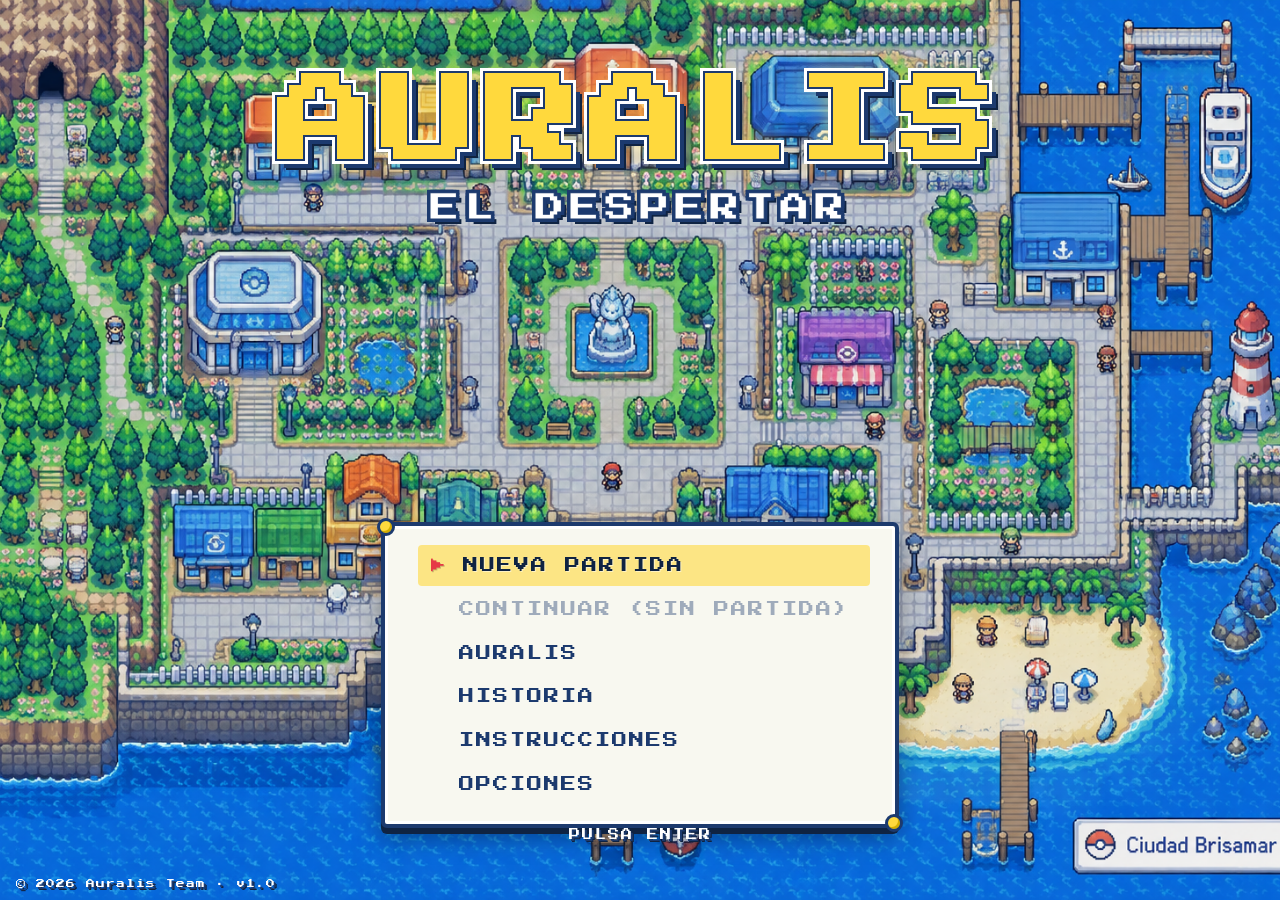
<file: index.html>
<!DOCTYPE html>
<html lang="es">
<head>
    <meta charset="UTF-8">
    <meta name="viewport" content="width=device-width, initial-scale=1.0">
    <title>Auralis: El Despertar</title>
    
    <link rel="preconnect" href="https://fonts.googleapis.com">
    <link rel="preconnect" href="https://fonts.gstatic.com" crossorigin>
    <link href="https://fonts.googleapis.com/css2?family=Press+Start+2P&family=VT323&display=swap" rel="stylesheet">
    
    <link rel="stylesheet" href="css/base.css">
    <link rel="stylesheet" href="css/index.css">
</head>
<body class="title-screen">
    
    <!-- FONDO DEL MUNDO CON NUBES -->
    <div class="world-bg">
        <div class="cloud cloud-1"></div>
        <div class="cloud cloud-2"></div>
        <div class="cloud cloud-3"></div>
        <div class="cloud cloud-4"></div>
        <div class="cloud cloud-5"></div>
        <div class="cloud cloud-6"></div>
    </div> 
    <!-- OVERLAY DE DESTELLO -->
    <div class="flash-overlay"></div>
    
    <!-- TÍTULO -->
    <div class="title-container">
        <h1 class="game-title">AURALIS</h1>
        <h2 class="game-subtitle">EL DESPERTAR</h2>
    </div>
    
    <!-- MENÚ INFERIOR -->
    <div class="menu-box">
        <ul class="menu-list">
            <li class="menu-item selected" data-action="nueva-partida">
                <span class="cursor">▶</span>
                <span class="label">Nueva Partida</span>
            </li>
            <!-- NUEVO BOTÓN CONTINUAR -->
            <li class="menu-item" id="menu-continuar" data-action="continuar">
                <span class="cursor">▶</span>
                <span class="label">Continuar</span>
            </li>
            <li class="menu-item" data-target="auralis.html">
                <span class="cursor">▶</span>
                <span class="label">Auralis</span>
            </li>
            <li class="menu-item" data-target="historia.html">
                <span class="cursor">▶</span>
                <span class="label">Historia</span>
            </li>
            <li class="menu-item" data-target="instrucciones.html">
                <span class="cursor">▶</span>
                <span class="label">Instrucciones</span>
            </li>
            <li class="menu-item" data-target="opciones.html">
                <span class="cursor">▶</span>
                <span class="label">Opciones</span>
            </li>
        </ul>
    </div>
    
    <!-- INDICADOR PULSA ENTER -->
    <div class="press-start">
        <span>PULSA ENTER</span>
    </div>
    
    <!-- COPYRIGHT -->
    <div class="copyright">© 2026 Auralis Team · v1.0</div>
    
    <script src="js/main.js"></script>
</body>
</html>
</file>
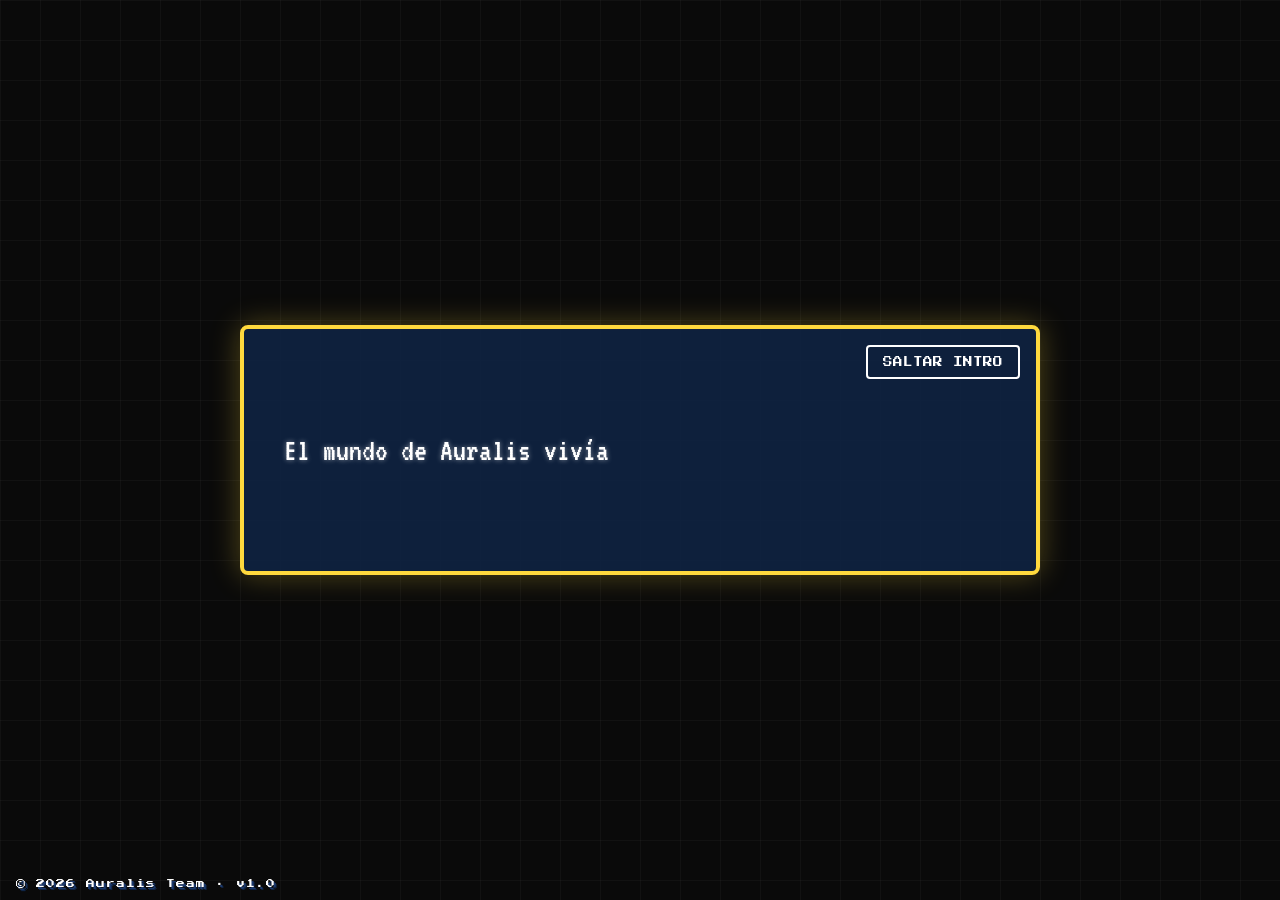
<file: historia-intro.html>
<!DOCTYPE html>
<html lang="es">
<head>
    <meta charset="UTF-8">
    <meta name="viewport" content="width=device-width, initial-scale=1.0">
    <title>Auralis: El Despertar - Introducción</title>
    
    <link rel="preconnect" href="https://fonts.googleapis.com">
    <link rel="preconnect" href="https://fonts.gstatic.com" crossorigin>
    <link href="https://fonts.googleapis.com/css2?family=Press+Start+2P&family=VT323&display=swap" rel="stylesheet">
    
    <link rel="stylesheet" href="css/base.css">
    <link rel="stylesheet" href="css/intro.css">
</head>
<body class="intro-page">
    
    <!-- CONTENEDOR DE LA INTRO -->
    <div id="intro-container">
        <div id="intro-text-box">
            <p id="intro-text"></p>
            <div id="intro-cursor">▼</div>
        </div>
        
        <!-- Botón para saltar o continuar -->
        <button id="btn-skip" class="action-btn btn-blue">SALTAR INTRO</button>
        <button id="btn-continue" class="action-btn btn-green hidden">COMENZAR AVENTURA</button>
    </div>

    <!-- COPYRIGHT -->
    <div class="copyright">© 2026 Auralis Team · v1.0</div>
    
    <script src="js/intro.js"></script>
</body>
</html>
</file>
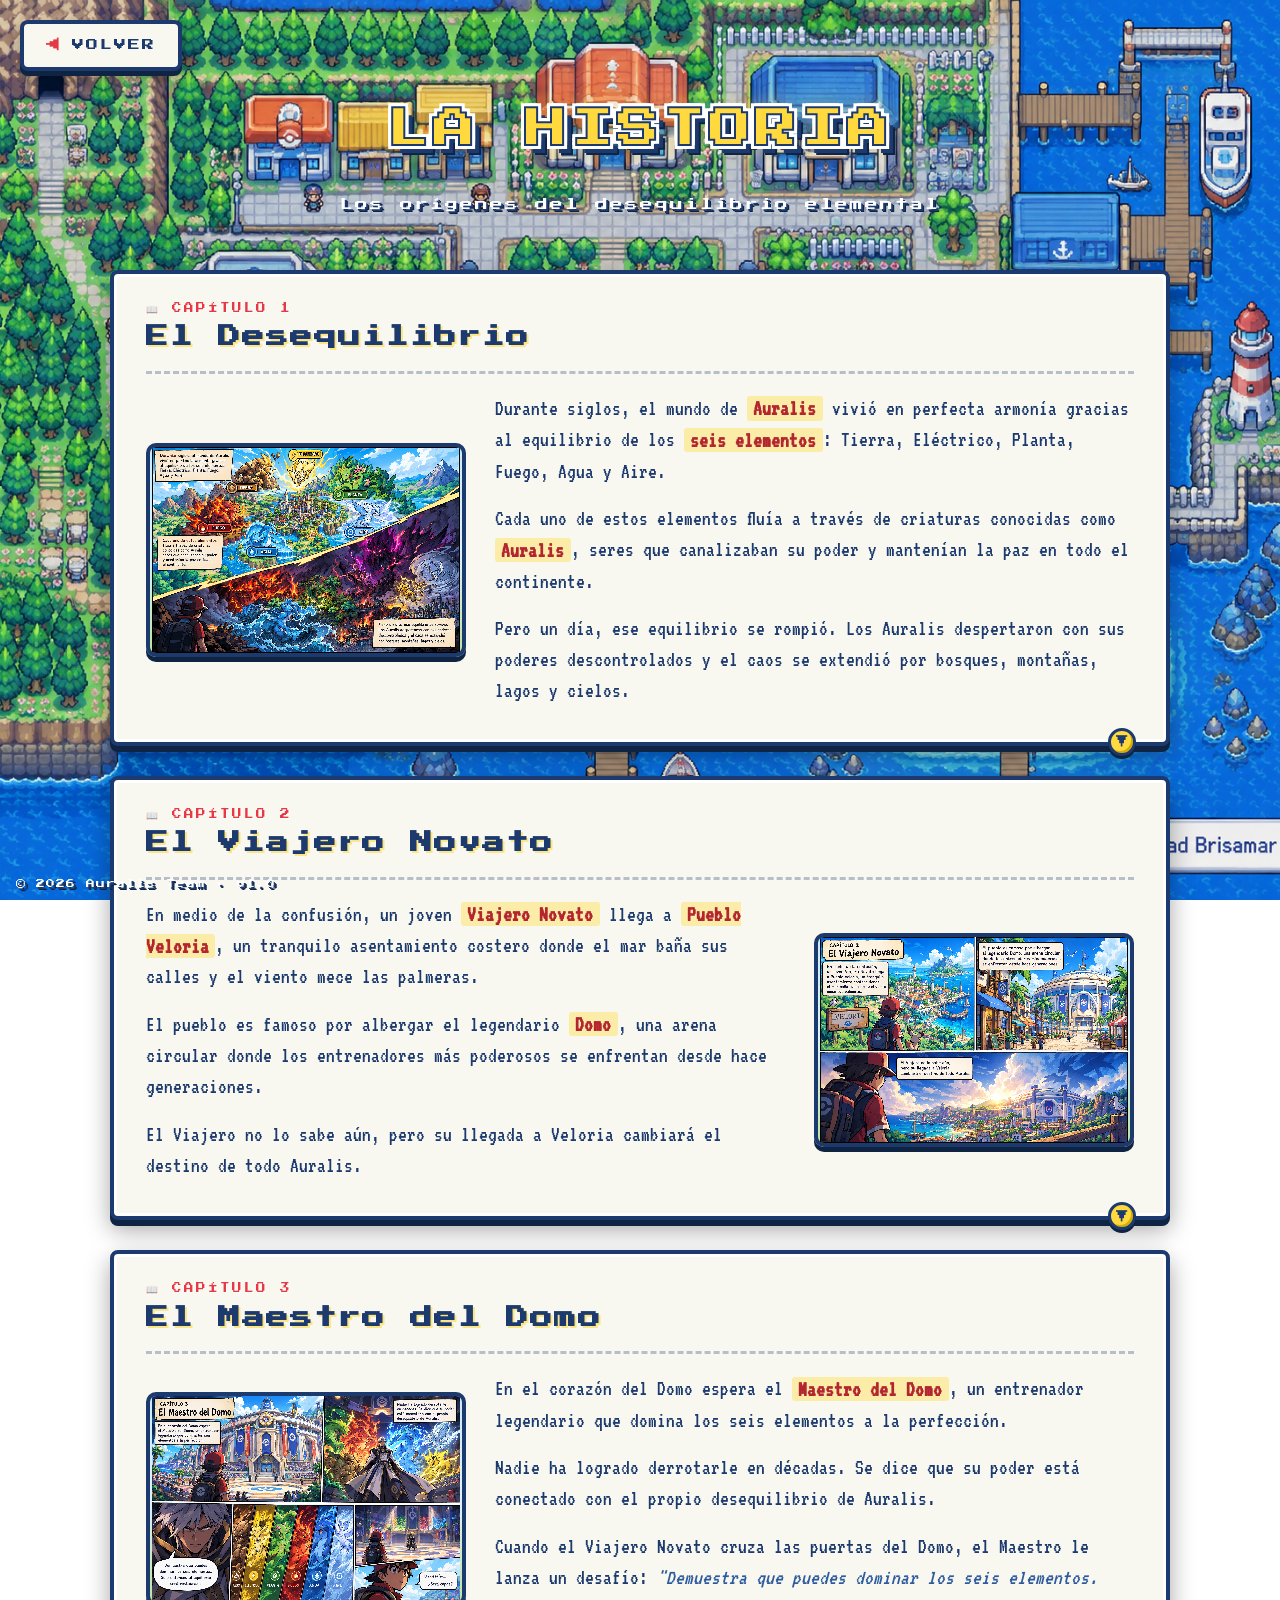
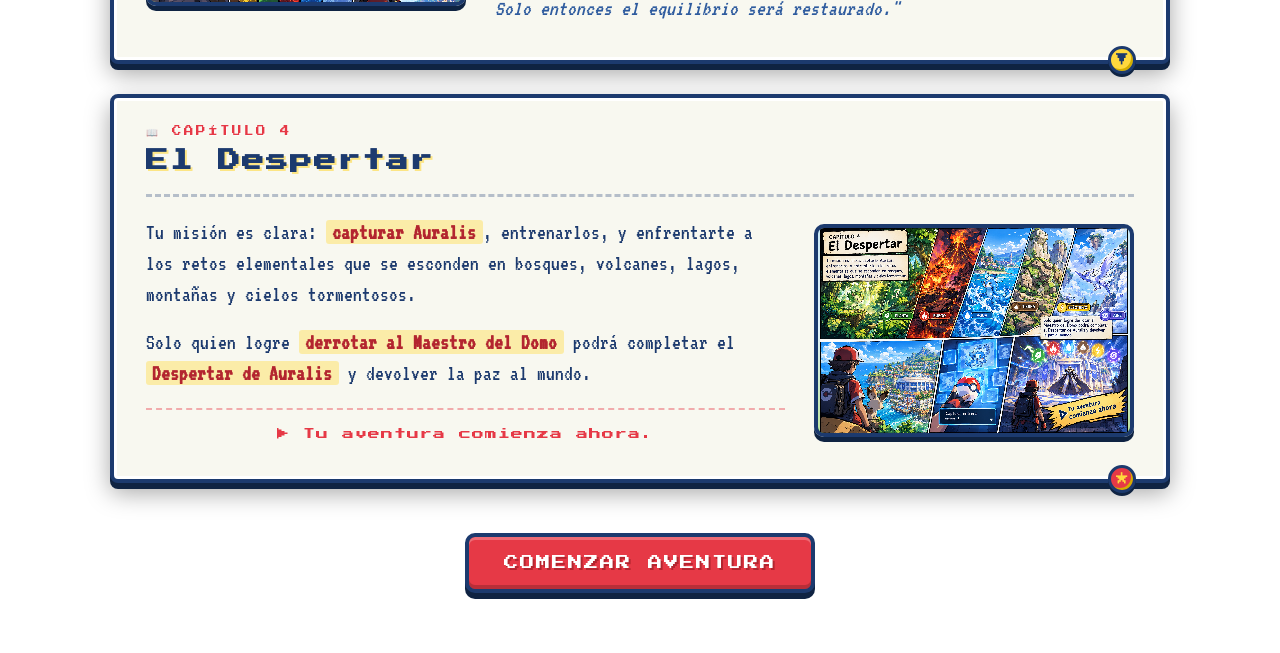
<file: historia.html>
<!DOCTYPE html>
<html lang="es">
<head>
    <meta charset="UTF-8">
    <meta name="viewport" content="width=device-width, initial-scale=1.0">
    <title>Auralis: El Despertar - Historia</title>
    
    <link rel="preconnect" href="https://fonts.googleapis.com">
    <link rel="preconnect" href="https://fonts.gstatic.com" crossorigin>
    <link href="https://fonts.googleapis.com/css2?family=Press+Start+2P&family=VT323&display=swap" rel="stylesheet">
    
    <link rel="stylesheet" href="css/base.css">
    <link rel="stylesheet" href="css/historia.css">
</head>
<body class="historia-page">
    
    <!-- FONDO DEL MUNDO -->
    <div class="world-bg">
        <div class="cloud cloud-1"></div>
        <div class="cloud cloud-2"></div>
        <div class="cloud cloud-3"></div>
        <div class="cloud cloud-4"></div>
        <div class="cloud cloud-5"></div>
        <div class="cloud cloud-6"></div>
    </div>
    
    <!-- OVERLAY DE DESTELLO -->
    <div class="flash-overlay"></div>
    
    <!-- BOTÓN VOLVER -->
    <a href="index.html" class="back-btn">
        <span class="back-arrow">◀</span>
        <span>VOLVER</span>
    </a>
    
    <!-- CONTENIDO -->
    <div class="historia-container">
        
        <h1 class="page-title">LA HISTORIA</h1>
        <p class="page-subtitle">Los orígenes del desequilibrio elemental</p>
        
        <!-- CAPÍTULO 1 -->
        <article class="chapter" data-chapter="1">
            <header class="chapter-header">
                <span class="chapter-num">📖 CAPÍTULO 1</span>
                <h2 class="chapter-title">El Desequilibrio</h2>
            </header>
            <div class="chapter-content">
                <div class="chapter-image">
                    <img src="assets/img/historia-1.png" alt="El Desequilibrio" role="button" tabindex="0" aria-label="Ampliar imagen: El Desequilibrio" onerror="this.style.display='none'; this.tabIndex=-1; this.removeAttribute('role'); this.removeAttribute('aria-label'); this.parentNode.classList.add('no-image');">
                    <div class="image-placeholder">
                        <span class="ph-icon">🌍</span>
                        <span class="ph-text">historia-1.png</span>
                    </div>
                </div>
                <div class="chapter-text">
                    <p>Durante siglos, el mundo de <strong>Auralis</strong> vivió en perfecta armonía gracias al equilibrio de los <strong>seis elementos</strong>: Tierra, Eléctrico, Planta, Fuego, Agua y Aire.</p>
                    <p>Cada uno de estos elementos fluía a través de criaturas conocidas como <strong>Auralis</strong>, seres que canalizaban su poder y mantenían la paz en todo el continente.</p>
                    <p>Pero un día, ese equilibrio se rompió. Los Auralis despertaron con sus poderes descontrolados y el caos se extendió por bosques, montañas, lagos y cielos.</p>
                </div>
            </div>
            <div class="chapter-indicator">▼</div>
        </article>
        
        <!-- CAPÍTULO 2 -->
        <article class="chapter reverse" data-chapter="2">
            <header class="chapter-header">
                <span class="chapter-num">📖 CAPÍTULO 2</span>
                <h2 class="chapter-title">El Viajero Novato</h2>
            </header>
            <div class="chapter-content">
                <div class="chapter-image">
                    <img src="assets/img/historia-2.png" alt="El Viajero Novato" role="button" tabindex="0" aria-label="Ampliar imagen: El Viajero Novato" onerror="this.style.display='none'; this.tabIndex=-1; this.removeAttribute('role'); this.removeAttribute('aria-label'); this.parentNode.classList.add('no-image');">
                    <div class="image-placeholder">
                        <span class="ph-icon">🧢</span>
                        <span class="ph-text">historia-2.png</span>
                    </div>
                </div>
                <div class="chapter-text">
                    <p>En medio de la confusión, un joven <strong>Viajero Novato</strong> llega a <strong>Pueblo Veloria</strong>, un tranquilo asentamiento costero donde el mar baña sus calles y el viento mece las palmeras.</p>
                    <p>El pueblo es famoso por albergar el legendario <strong>Domo</strong>, una arena circular donde los entrenadores más poderosos se enfrentan desde hace generaciones.</p>
                    <p>El Viajero no lo sabe aún, pero su llegada a Veloria cambiará el destino de todo Auralis.</p>
                </div>
            </div>
            <div class="chapter-indicator">▼</div>
        </article>
        
        <!-- CAPÍTULO 3 -->
        <article class="chapter" data-chapter="3">
            <header class="chapter-header">
                <span class="chapter-num">📖 CAPÍTULO 3</span>
                <h2 class="chapter-title">El Maestro del Domo</h2>
            </header>
            <div class="chapter-content">
                <div class="chapter-image">
                    <img src="assets/img/historia-3.png" alt="El Maestro del Domo" role="button" tabindex="0" aria-label="Ampliar imagen: El Maestro del Domo" onerror="this.style.display='none'; this.tabIndex=-1; this.removeAttribute('role'); this.removeAttribute('aria-label'); this.parentNode.classList.add('no-image');">
                    <div class="image-placeholder">
                        <span class="ph-icon">🏛️</span>
                        <span class="ph-text">historia-3.png</span>
                    </div>
                </div>
                <div class="chapter-text">
                    <p>En el corazón del Domo espera el <strong>Maestro del Domo</strong>, un entrenador legendario que domina los seis elementos a la perfección.</p>
                    <p>Nadie ha logrado derrotarle en décadas. Se dice que su poder está conectado con el propio desequilibrio de Auralis.</p>
                    <p>Cuando el Viajero Novato cruza las puertas del Domo, el Maestro le lanza un desafío: <em>"Demuestra que puedes dominar los seis elementos. Solo entonces el equilibrio será restaurado."</em></p>
                </div>
            </div>
            <div class="chapter-indicator">▼</div>
        </article>
        
        <!-- CAPÍTULO 4 -->
        <article class="chapter reverse" data-chapter="4">
            <header class="chapter-header">
                <span class="chapter-num">📖 CAPÍTULO 4</span>
                <h2 class="chapter-title">El Despertar</h2>
            </header>
            <div class="chapter-content">
                <div class="chapter-image">
                    <img src="assets/img/historia-4.png" alt="El Despertar" role="button" tabindex="0" aria-label="Ampliar imagen: El Despertar" onerror="this.style.display='none'; this.tabIndex=-1; this.removeAttribute('role'); this.removeAttribute('aria-label'); this.parentNode.classList.add('no-image');">
                    <div class="image-placeholder">
                        <span class="ph-icon">✨</span>
                        <span class="ph-text">historia-4.png</span>
                    </div>
                </div>
                <div class="chapter-text">
                    <p>Tu misión es clara: <strong>capturar Auralis</strong>, entrenarlos, y enfrentarte a los retos elementales que se esconden en bosques, volcanes, lagos, montañas y cielos tormentosos.</p>
                    <p>Solo quien logre <strong>derrotar al Maestro del Domo</strong> podrá completar el <strong>Despertar de Auralis</strong> y devolver la paz al mundo.</p>
                    <p class="final-line">▶ Tu aventura comienza ahora.</p>
                </div>
            </div>
            <div class="chapter-indicator final">★</div>
        </article>
        
        <!-- CTA FINAL -->
        <div class="cta-final">
            <a href="juego.html" class="btn-play">COMENZAR AVENTURA</a>
        </div>
        
    </div>
    
    <!-- COPYRIGHT -->
    <div class="copyright">© 2026 Auralis Team · v1.0</div>

    <dialog class="image-dialog" aria-label="Imagen ampliada">
        <button class="image-dialog-close" type="button" aria-label="Cerrar imagen ampliada">×</button>
        <img class="image-dialog-content" alt="">
    </dialog>
    
    <script src="js/main.js"></script>
    <script src="js/historia.js"></script>
</body>
</html>
</file>
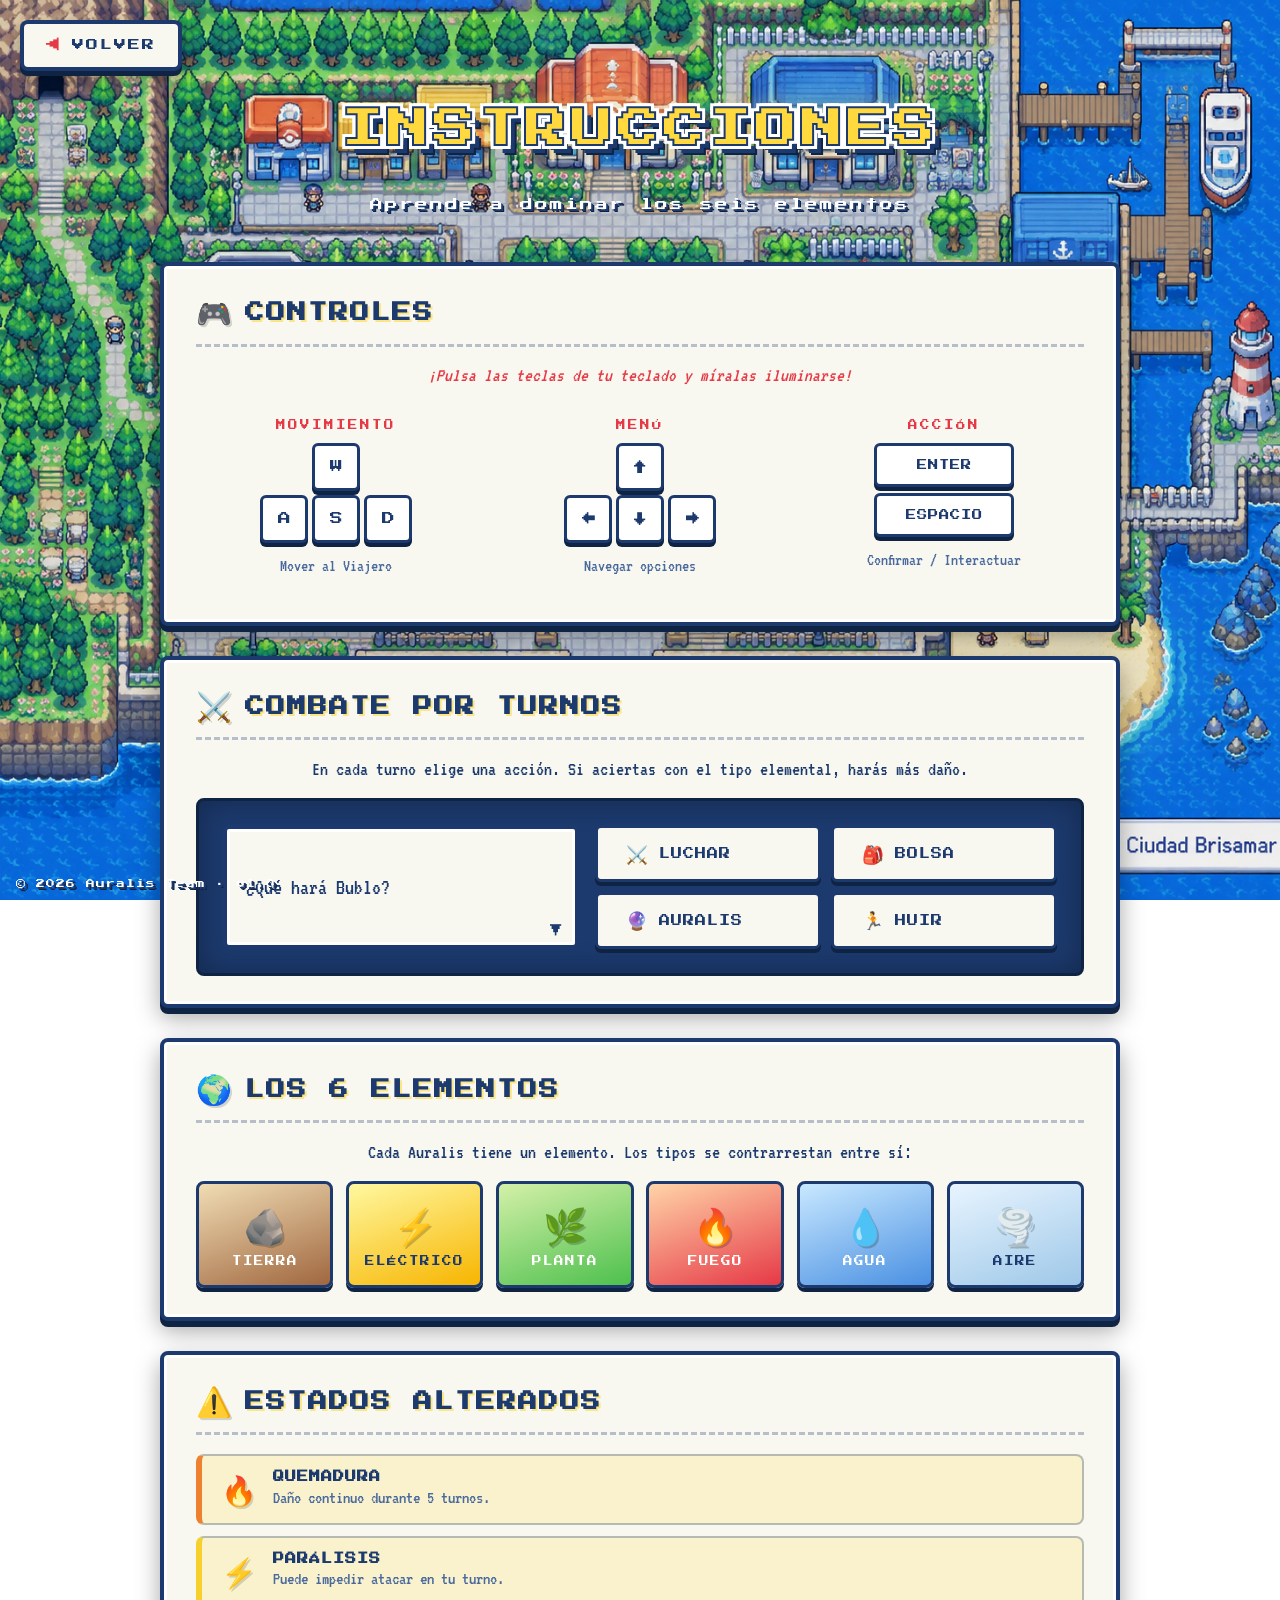
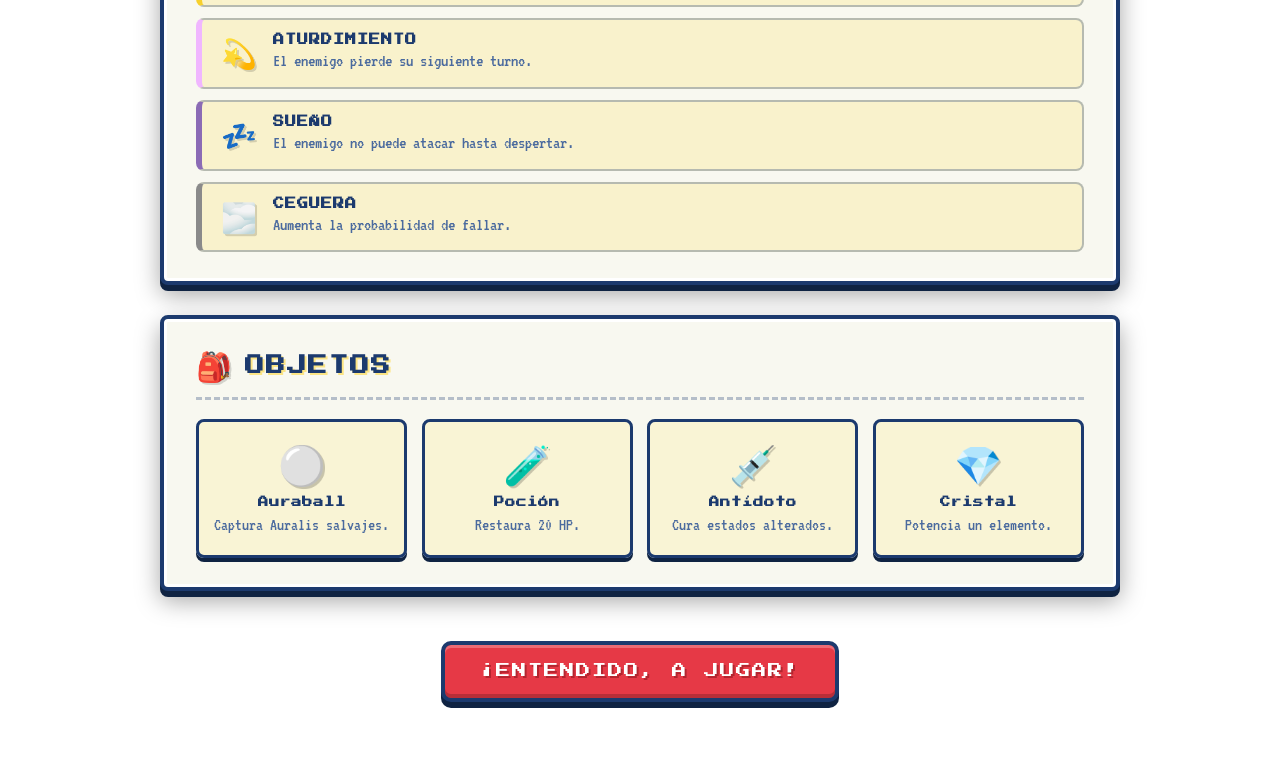
<file: instrucciones.html>
<!DOCTYPE html>
<html lang="es">
<head>
    <meta charset="UTF-8">
    <meta name="viewport" content="width=device-width, initial-scale=1.0">
    <title>Auralis: El Despertar - Instrucciones</title>
    
    <link rel="preconnect" href="https://fonts.googleapis.com">
    <link rel="preconnect" href="https://fonts.gstatic.com" crossorigin>
    <link href="https://fonts.googleapis.com/css2?family=Press+Start+2P&family=VT323&display=swap" rel="stylesheet">
    
    <link rel="stylesheet" href="css/base.css">
    <link rel="stylesheet" href="css/instrucciones.css">
</head>
<body class="instrucciones-page">
    
    <!-- FONDO DEL MUNDO -->
    <div class="world-bg">
        <div class="cloud cloud-1"></div>
        <div class="cloud cloud-2"></div>
        <div class="cloud cloud-3"></div>
        <div class="cloud cloud-4"></div>
        <div class="cloud cloud-5"></div>
        <div class="cloud cloud-6"></div>
    </div>
    
    <!-- OVERLAY DE DESTELLO -->
    <div class="flash-overlay"></div>
    
    <!-- BOTÓN VOLVER -->
    <a href="index.html" class="back-btn">
        <span class="back-arrow">◀</span>
        <span>VOLVER</span>
    </a>
    
    <!-- CONTENIDO -->
    <div class="instrucciones-container">
        
        <h1 class="page-title">INSTRUCCIONES</h1>
        <p class="page-subtitle">Aprende a dominar los seis elementos</p>
        
        <!-- ====================================================
             SECCIÓN 1: TECLADO INTERACTIVO
             ==================================================== -->
        <section class="section keyboard-section">
            <header class="section-header">
                <span class="section-icon">🎮</span>
                <h2>CONTROLES</h2>
            </header>
            
            <p class="section-hint">¡Pulsa las teclas de tu teclado y míralas iluminarse!</p>
            
            <div class="keyboard-demo">
                <!-- Bloque WASD -->
                <div class="keyboard-block">
                    <div class="block-label">MOVIMIENTO</div>
                    <div class="key-grid wasd">
                        <div class="key-empty"></div>
                        <div class="key" data-key="w">W</div>
                        <div class="key-empty"></div>
                        <div class="key" data-key="a">A</div>
                        <div class="key" data-key="s">S</div>
                        <div class="key" data-key="d">D</div>
                    </div>
                    <p class="block-desc">Mover al Viajero</p>
                </div>
                
                <!-- Bloque Flechas -->
                <div class="keyboard-block">
                    <div class="block-label">MENÚ</div>
                    <div class="key-grid arrows">
                        <div class="key-empty"></div>
                        <div class="key" data-key="arrowup">↑</div>
                        <div class="key-empty"></div>
                        <div class="key" data-key="arrowleft">←</div>
                        <div class="key" data-key="arrowdown">↓</div>
                        <div class="key" data-key="arrowright">→</div>
                    </div>
                    <p class="block-desc">Navegar opciones</p>
                </div>
                
                <!-- Bloque Enter / Espacio -->
                <div class="keyboard-block">
                    <div class="block-label">ACCIÓN</div>
                    <div class="key-grid wide">
                        <div class="key key-wide" data-key="enter">ENTER</div>
                        <div class="key key-wide" data-key=" ">ESPACIO</div>
                    </div>
                    <p class="block-desc">Confirmar / Interactuar</p>
                </div>
            </div>
        </section>
        
        <!-- ====================================================
             SECCIÓN 2: COMBATE (menú Pokémon)
             ==================================================== -->
        <section class="section combat-section">
            <header class="section-header">
                <span class="section-icon">⚔️</span>
                <h2>COMBATE POR TURNOS</h2>
            </header>
            
            <p class="section-text">En cada turno elige una acción. Si aciertas con el tipo elemental, harás más daño.</p>
            
            <div class="battle-menu-demo">
                <div class="battle-dialog">
                    <span>¿Qué hará Bublo?</span>
                </div>
                <div class="battle-options">
                    <button class="battle-btn">
                        <span class="b-cursor">▶</span>
                        <span class="b-icon">⚔️</span>
                        <span class="b-label">LUCHAR</span>
                    </button>
                    <button class="battle-btn">
                        <span class="b-cursor">▶</span>
                        <span class="b-icon">🎒</span>
                        <span class="b-label">BOLSA</span>
                    </button>
                    <button class="battle-btn">
                        <span class="b-cursor">▶</span>
                        <span class="b-icon">🔮</span>
                        <span class="b-label">AURALIS</span>
                    </button>
                    <button class="battle-btn">
                        <span class="b-cursor">▶</span>
                        <span class="b-icon">🏃</span>
                        <span class="b-label">HUIR</span>
                    </button>
                </div>
            </div>
        </section>
        
        <!-- ====================================================
             SECCIÓN 3: TIPOS ELEMENTALES
             ==================================================== -->
        <section class="section types-section">
            <header class="section-header">
                <span class="section-icon">🌍</span>
                <h2>LOS 6 ELEMENTOS</h2>
            </header>
            
            <p class="section-text">Cada Auralis tiene un elemento. Los tipos se contrarrestan entre sí:</p>
            
            <div class="types-grid">
                <div class="type-card tipo-tierra">
                    <span class="type-emoji">🪨</span>
                    <span class="type-name">TIERRA</span>
                </div>
                <div class="type-card tipo-electrico">
                    <span class="type-emoji">⚡</span>
                    <span class="type-name">ELÉCTRICO</span>
                </div>
                <div class="type-card tipo-planta">
                    <span class="type-emoji">🌿</span>
                    <span class="type-name">PLANTA</span>
                </div>
                <div class="type-card tipo-fuego">
                    <span class="type-emoji">🔥</span>
                    <span class="type-name">FUEGO</span>
                </div>
                <div class="type-card tipo-agua">
                    <span class="type-emoji">💧</span>
                    <span class="type-name">AGUA</span>
                </div>
                <div class="type-card tipo-aire">
                    <span class="type-emoji">🌪️</span>
                    <span class="type-name">AIRE</span>
                </div>
            </div>
        </section>
        
        <!-- ====================================================
             SECCIÓN 4: ESTADOS ALTERADOS
             ==================================================== -->
        <section class="section status-section">
            <header class="section-header">
                <span class="section-icon">⚠️</span>
                <h2>ESTADOS ALTERADOS</h2>
            </header>
            
            <div class="status-list">
                <div class="status-item status-burn">
                    <span class="status-icon">🔥</span>
                    <div class="status-info">
                        <h3>QUEMADURA</h3>
                        <p>Daño continuo durante 5 turnos.</p>
                    </div>
                </div>
                <div class="status-item status-paralysis">
                    <span class="status-icon">⚡</span>
                    <div class="status-info">
                        <h3>PARÁLISIS</h3>
                        <p>Puede impedir atacar en tu turno.</p>
                    </div>
                </div>
                <div class="status-item status-stun">
                    <span class="status-icon">💫</span>
                    <div class="status-info">
                        <h3>ATURDIMIENTO</h3>
                        <p>El enemigo pierde su siguiente turno.</p>
                    </div>
                </div>
                <div class="status-item status-sleep">
                    <span class="status-icon">💤</span>
                    <div class="status-info">
                        <h3>SUEÑO</h3>
                        <p>El enemigo no puede atacar hasta despertar.</p>
                    </div>
                </div>
                <div class="status-item status-blind">
                    <span class="status-icon">🌫️</span>
                    <div class="status-info">
                        <h3>CEGUERA</h3>
                        <p>Aumenta la probabilidad de fallar.</p>
                    </div>
                </div>
            </div>
        </section>
        
        <!-- ====================================================
             SECCIÓN 5: OBJETOS
             ==================================================== -->
        <section class="section items-section">
            <header class="section-header">
                <span class="section-icon">🎒</span>
                <h2>OBJETOS</h2>
            </header>
            
            <div class="items-grid">
                <div class="item-card">
                    <span class="item-emoji">⚪</span>
                    <h3>Auraball</h3>
                    <p>Captura Auralis salvajes.</p>
                </div>
                <div class="item-card">
                    <span class="item-emoji">🧪</span>
                    <h3>Poción</h3>
                    <p>Restaura 20 HP.</p>
                </div>
                <div class="item-card">
                    <span class="item-emoji">💉</span>
                    <h3>Antídoto</h3>
                    <p>Cura estados alterados.</p>
                </div>
                <div class="item-card">
                    <span class="item-emoji">💎</span>
                    <h3>Cristal</h3>
                    <p>Potencia un elemento.</p>
                </div>
            </div>
        </section>
        
        <!-- CTA FINAL -->
        <div class="cta-final">
            <a href="juego.html" class="btn-play">¡ENTENDIDO, A JUGAR!</a>
        </div>
        
    </div>
    
    <!-- COPYRIGHT -->
    <div class="copyright">© 2026 Auralis Team · v1.0</div>
    
    <script src="js/main.js"></script>
</body>
</html>
</file>
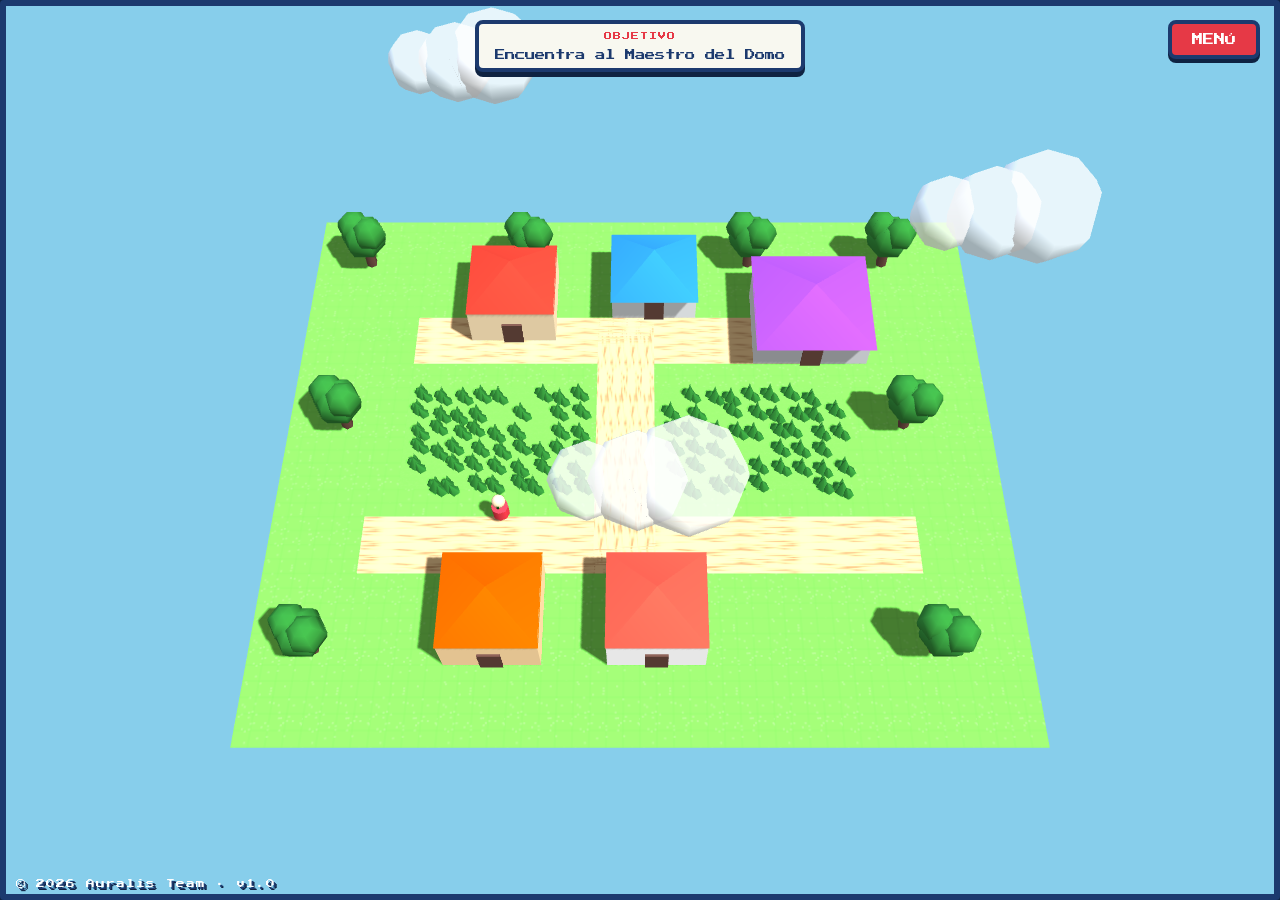
<file: juego.html>
<!DOCTYPE html>
<html lang="es">
<head>
    <meta charset="UTF-8">
    <meta name="viewport" content="width=device-width, initial-scale=1.0">
    <title>Auralis: El Despertar - Mundo</title>
    
    <link rel="preconnect" href="https://fonts.googleapis.com">
    <link rel="preconnect" href="https://fonts.gstatic.com" crossorigin>
    <link href="https://fonts.googleapis.com/css2?family=Press+Start+2P&family=VT323&display=swap" rel="stylesheet">
    
    <link rel="stylesheet" href="css/base.css">
    <link rel="stylesheet" href="css/juego.css">
</head>
<body class="juego-page">
    
    <!-- CONTENEDOR 3D -->
    <div id="game-viewport">
        <canvas id="three-canvas"></canvas>
    </div>

    <!-- HUD SUPERIOR -->
    <div id="hud">
        <div class="hud-item">
            <span class="hud-label">OBJETIVO</span>
            <span class="hud-value">Encuentra al Maestro del Domo</span>
        </div>
    </div>

    <!-- CAJA DE DIÁLOGO -->
    <div id="caja-dialogo" class="hidden">
        <span class="texto-dialogo"></span>
        <div class="dialogo-hint">[E] continuar</div>
    </div>

    <!-- BOTÓN VOLVER AL MENÚ -->
    <div id="btn-volver-menu-juego" style="position: fixed; top: 20px; right: 20px; z-index: 999;">
        <button style="background: #e63946; color: white; border: 4px solid #1c3a6e; border-radius: 8px; padding: 10px 20px; font-family: 'Press Start 2P', monospace; font-size: 0.7rem; cursor: pointer; box-shadow: 0 4px 0 #0f2342;" onclick="window.location.href='index.html'">
            MENÚ
        </button>
    </div>

    <!-- MENÚ DE COMBATE -->
    <div id="battle-overlay" class="hidden">
        <div class="battle-box">
            <h2 id="battle-title">¡Un Auralis Salvaje!</h2>
            <div id="battle-sprite" class="sprite-float">⚡</div>
            <p id="battle-text">¿Quieres luchar contra este Auralis?</p>
            <div class="battle-actions">
                <button id="btn-fight" class="action-btn">¡LUCHAR!</button>
                <button id="btn-run" class="action-btn btn-red">HUIR</button>
            </div>
        </div>
    </div>

    <!-- PANTALLA DE VICTORIA -->
    <div id="victory-overlay" class="hidden">
        <div class="victory-box">
            <h1>¡VICTORIA!</h1>
            <p>Has derrotado al Auralis salvaje.</p>
            <button id="btn-return-menu" class="action-btn btn-blue">VOLVER AL MENÚ</button>
        </div>
    </div>

    <!-- MENÚ DE PAUSA (ESC) -->
    <div id="menu-pausa" class="hidden">
        <div class="pausa-box">
            <h1>PAUSA</h1>
            <div class="pausa-botones">
                <button id="btn-pausa-continuar" class="action-btn">CONTINUAR</button>
                <button id="btn-pausa-guardar" class="action-btn btn-blue">GUARDAR Y SALIR</button>
                <button id="btn-pausa-salir" class="action-btn btn-red">SALIR SIN GUARDAR</button>
            </div>
        </div>
    </div>

    <!-- COPYRIGHT -->
    <div class="copyright">© 2026 Auralis Team · v1.0</div>

    <!-- SCRIPTS -->
    <script src="js/three.min.js"></script>
    <script src="js/main.js"></script>
    <script src="js/interiores.js"></script>
    <script src="js/juego.js"></script>
</body>
</html>
</file>
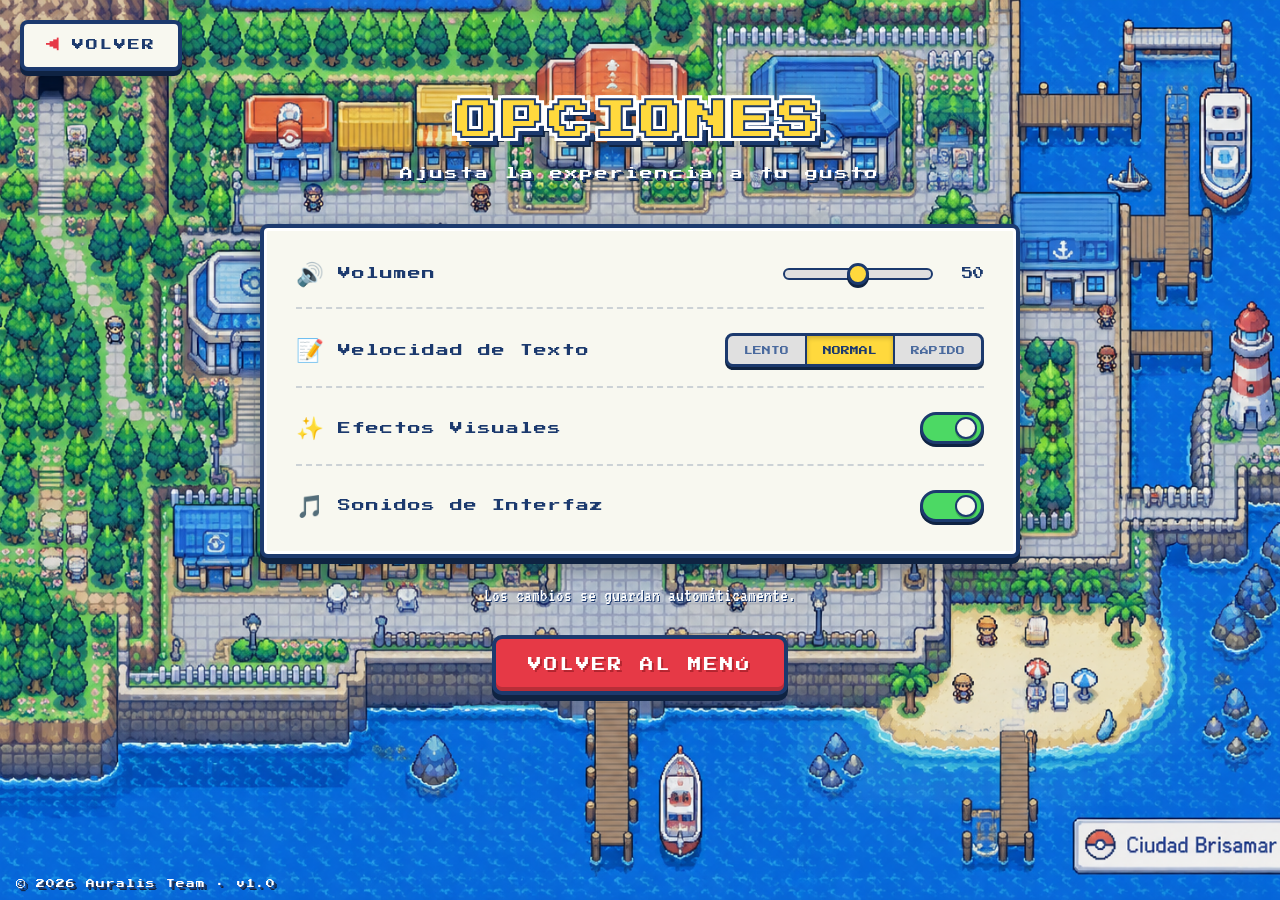
<file: opciones.html>
<!DOCTYPE html>
<html lang="es">
<head>
    <meta charset="UTF-8">
    <meta name="viewport" content="width=device-width, initial-scale=1.0">
    <title>Auralis: El Despertar - Opciones</title>
    
    <link rel="preconnect" href="https://fonts.googleapis.com">
    <link rel="preconnect" href="https://fonts.gstatic.com" crossorigin>
    <link href="https://fonts.googleapis.com/css2?family=Press+Start+2P&family=VT323&display=swap" rel="stylesheet">
    
    <link rel="stylesheet" href="css/base.css">
    <link rel="stylesheet" href="css/opciones.css">
</head>
<body class="opciones-page">
    
    <!-- FONDO DEL MUNDO -->
    <div class="world-bg">
        <div class="cloud cloud-1"></div>
        <div class="cloud cloud-2"></div>
        <div class="cloud cloud-3"></div>
        <div class="cloud cloud-4"></div>
        <div class="cloud cloud-5"></div>
        <div class="cloud cloud-6"></div>
    </div>
    
    <!-- OVERLAY DE DESTELLO -->
    <div class="flash-overlay"></div>
    <!-- BOTÓN VOLVER -->
    <a href="index.html" class="back-btn">
        <span class="back-arrow">◀</span>
        <span>VOLVER</span>
    </a>
    
    <!-- CONTENIDO -->
    <div class="opciones-container">
        
        <h1 class="page-title">OPCIONES</h1>
        <p class="page-subtitle">Ajusta la experiencia a tu gusto</p>
        
        <div class="options-box">
            
            <!-- OPCIÓN 1: VOLUMEN -->
            <div class="option-row">
                <div class="option-label">
                    <span class="opt-icon">🔊</span>
                    <span>Volumen</span>
                </div>
                <div class="option-control">
                    <input type="range" id="opt-volume" min="0" max="100" value="50" class="slider">
                    <span class="slider-value" id="volume-value">50</span>
                </div>
            </div>
            
            <!-- OPCIÓN 2: VELOCIDAD DE TEXTO -->
            <div class="option-row">
                <div class="option-label">
                    <span class="opt-icon">📝</span>
                    <span>Velocidad de Texto</span>
                </div>
                <div class="option-control">
                    <div class="segmented-control" id="opt-text-speed">
                        <button class="seg-btn" data-value="slow">LENTO</button>
                        <button class="seg-btn active" data-value="normal">NORMAL</button>
                        <button class="seg-btn" data-value="fast">RÁPIDO</button>
                    </div>
                </div>
            </div>
            
            <!-- OPCIÓN 3: EFECTOS VISUALES -->
            <div class="option-row">
                <div class="option-label">
                    <span class="opt-icon">✨</span>
                    <span>Efectos Visuales</span>
                </div>
                <div class="option-control">
                    <div class="toggle-switch" id="opt-visuals" data-state="on">
                        <div class="toggle-knob"></div>
                    </div>
                </div>
            </div>
            
            <!-- OPCIÓN 4: SONIDOS DE INTERFAZ -->
            <div class="option-row">
                <div class="option-label">
                    <span class="opt-icon">🎵</span>
                    <span>Sonidos de Interfaz</span>
                </div>
                <div class="option-control">
                    <div class="toggle-switch" id="opt-sounds" data-state="on">
                        <div class="toggle-knob"></div>
                    </div>
                </div>
            </div>
            
        </div>
        
        <p class="save-hint">Los cambios se guardan automáticamente.</p>
        
        <div class="cta-final">
            <a href="index.html" class="btn-play">VOLVER AL MENÚ</a>
        </div>
        
    </div>
    
    <!-- COPYRIGHT -->
    <div class="copyright">© 2026 Auralis Team · v1.0</div>
    
    <script src="js/main.js"></script>
</body>
</html>
</file>
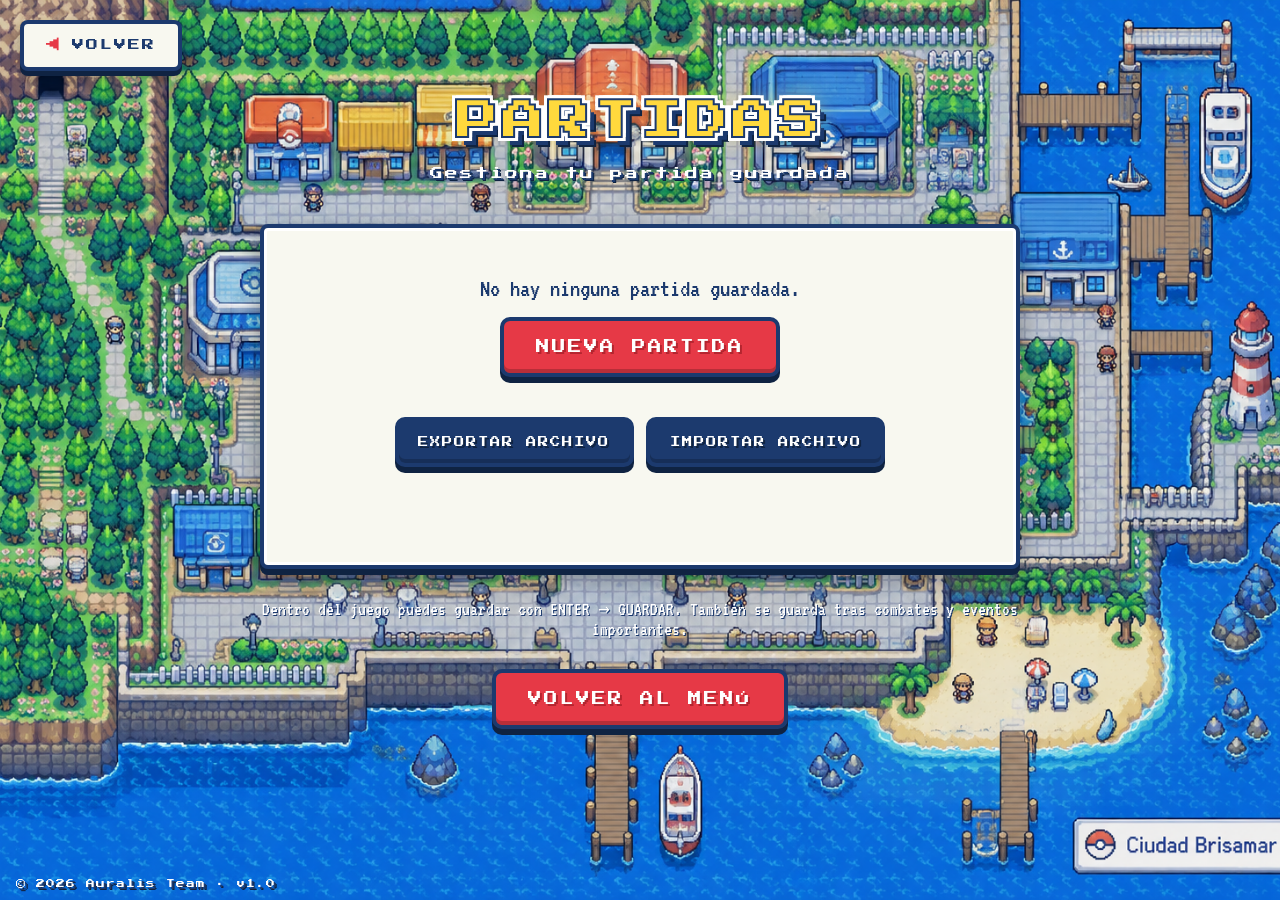
<file: partidas.html>
<!DOCTYPE html>
<html lang="es">
<head>
    <meta charset="UTF-8">
    <meta name="viewport" content="width=device-width, initial-scale=1.0">
    <title>Auralis: El Despertar - Partidas</title>
    
    <link rel="preconnect" href="https://fonts.googleapis.com">
    <link rel="preconnect" href="https://fonts.gstatic.com" crossorigin>
    <link href="https://fonts.googleapis.com/css2?family=Press+Start+2P&family=VT323&display=swap" rel="stylesheet">
    
    <link rel="stylesheet" href="css/base.css">
    <link rel="stylesheet" href="css/opciones.css">
    <style>
        .slot-empty { text-align:center; font-family:'VT323',monospace; font-size:1.6rem; color:#1c3a6e; padding:1rem 0; }
        .slot-name { font-family:'Press Start 2P',monospace; font-size:1rem; color:#1c3a6e; margin-bottom:1rem; }
        .slot-stats { font-family:'VT323',monospace; font-size:1.5rem; color:#1c3a6e; display:grid; grid-template-columns:repeat(auto-fit,minmax(170px,1fr)); gap:.3rem 1.5rem; margin-bottom:1rem; }
        .slot-stats b { color:#e63946; }
        .slot-team { display:flex; flex-wrap:wrap; gap:.5rem; margin-bottom:1.2rem; }
        .slot-team span { font-family:'VT323',monospace; font-size:1.3rem; background:#1c3a6e; color:#fff; padding:.1rem .6rem; border-radius:4px; }
        .slot-actions { display:flex; flex-wrap:wrap; gap:.8rem; justify-content:center; }
        .slot-actions button, .slot-actions a { cursor:pointer; }
        .btn-sec { background:#1c3a6e !important; text-shadow:2px 2px 0 #0f2342 !important; font-size:.65rem !important; padding:1rem 1.2rem !important; }
        .btn-danger { background:#8a1c25 !important; }
        .slot-msg { text-align:center; font-family:'VT323',monospace; font-size:1.4rem; color:#1c3a6e; min-height:1.6rem; margin-top:1rem; }
    </style>
</head>
<body class="opciones-page">
    
    <!-- FONDO DEL MUNDO -->
    <div class="world-bg">
        <div class="cloud cloud-1"></div>
        <div class="cloud cloud-2"></div>
        <div class="cloud cloud-3"></div>
        <div class="cloud cloud-4"></div>
        <div class="cloud cloud-5"></div>
        <div class="cloud cloud-6"></div>
    </div>
    
    <!-- OVERLAY DE DESTELLO -->
    <div class="flash-overlay"></div>
    <!-- BOTÓN VOLVER -->
    <a href="index.html" class="back-btn">
        <span class="back-arrow">◀</span>
        <span>VOLVER</span>
    </a>
    
    <!-- CONTENIDO -->
    <div class="opciones-container">
        
        <h1 class="page-title">PARTIDAS</h1>
        <p class="page-subtitle">Gestiona tu partida guardada</p>

        <div class="options-box">
            <div id="slot"></div>
            <div class="slot-actions" style="margin-top:1rem">
                <button class="btn-play btn-sec" id="btn-export">EXPORTAR ARCHIVO</button>
                <button class="btn-play btn-sec" id="btn-import">IMPORTAR ARCHIVO</button>
                <input type="file" id="file-import" accept=".json,application/json" hidden>
            </div>
            <div class="slot-msg" id="msg"></div>
        </div>

        <p class="save-hint">Dentro del juego puedes guardar con ENTER → GUARDAR. También se guarda tras combates y eventos importantes.</p>

        <div class="cta-final">
            <a href="index.html" class="btn-play">VOLVER AL MENÚ</a>
        </div>
    </div>

    <div class="copyright">© 2026 Auralis Team · v1.0</div>

    <script src="js/main.js"></script>
    <script>
    (function () {
        const KEY = 'auralis_save_v1';
        const $ = id => document.getElementById(id);
        const esc = t => String(t).replace(/[&<>"]/g, c => ({ '&': '&amp;', '<': '&lt;', '>': '&gt;', '"': '&quot;' }[c]));
        const msg = t => { $('msg').textContent = t; };
        const read = () => { try { return JSON.parse(localStorage.getItem(KEY)); } catch (e) { return null; } };
        const fmtTime = s => { s = Math.floor(s || 0); return Math.floor(s / 3600) + 'h ' + String(Math.floor(s % 3600 / 60)).padStart(2, '0') + 'm'; };

        function render() {
            const sv = read(), box = $('slot');
            $('btn-export').disabled = !sv;
            if (!sv) { box.innerHTML = '<div class="slot-empty">No hay ninguna partida guardada.</div><div class="slot-actions"><a class="btn-play" href="historia-intro.html">NUEVA PARTIDA</a></div>'; return; }
            const team = (sv.party || []).map(m => '<span>' + esc(m.n || m.id) + ' Nv' + esc(m.lv) + '</span>').join('');
            box.innerHTML =
                '<div class="slot-name">' + esc(sv.name) + '</div>' +
                '<div class="slot-stats">' +
                '<div>Emblemas: <b>' + Object.keys(sv.emblems || {}).length + '/6</b></div>' +
                '<div>Tiempo: <b>' + fmtTime(sv.time) + '</b></div>' +
                '<div>Dinero: <b>' + (sv.money || 0) + '</b></div>' +
                '<div>Auralis vistos: <b>' + Object.keys(sv.seen || {}).length + '</b></div>' +
                '<div>Capturados: <b>' + Object.keys(sv.caught || {}).length + '</b></div></div>' +
                '<div class="slot-team">' + (team || '<span>Sin equipo aún</span>') + '</div>' +
                '<div class="slot-actions"><a class="btn-play" href="juego/index.html?continuar=1">CONTINUAR</a>' +
                '<button class="btn-play btn-danger" id="btn-del">BORRAR</button></div>';
            $('btn-del').onclick = function () {
                if (this.dataset.sure) { localStorage.removeItem(KEY); msg('Partida borrada.'); render(); return; }
                this.dataset.sure = 1; this.textContent = '¿SEGURO? PULSA DE NUEVO';
            };
        }

        $('btn-export').onclick = () => {
            const sv = localStorage.getItem(KEY); if (!sv) return;
            const a = document.createElement('a');
            a.href = URL.createObjectURL(new Blob([sv], { type: 'application/json' }));
            a.download = 'auralis-partida.json'; a.click(); URL.revokeObjectURL(a.href);
            msg('Partida exportada.');
        };
        $('btn-import').onclick = () => $('file-import').click();
        $('file-import').onchange = e => {
            const f = e.target.files[0]; if (!f) return;
            const r = new FileReader();
            r.onload = () => {
                try {
                    const d = JSON.parse(r.result);
                    if (!d || typeof d.name !== 'string' || !Array.isArray(d.party) || !d.map) throw 0;
                    if (read() && !confirm('Ya hay una partida guardada. ¿Sobrescribirla con el archivo?')) return;
                    localStorage.setItem(KEY, JSON.stringify(d)); msg('Partida importada.'); render();
                } catch (x) { msg('El archivo no es una partida válida.'); }
            };
            r.readAsText(f); e.target.value = '';
        };
        render();
    })();
    </script>
</body>
</html>
</file>
<file: css/base.css>
/* ============================================================
   AURALIS - ESTILOS BASE (común a todas las páginas)
   ============================================================ */

* {
    margin: 0;
    padding: 0;
    box-sizing: border-box;
}

html, body {
    width: 100%;
    height: 100%;
}

/* ============================================================
   VARIABLES
   ============================================================ */
:root {
    --sky-blue:     #7ec4e8;
    --sky-light:    #a8dcf0;
    --grass-green:  #5cb85c;
    --grass-dark:   #3a7a3a;
    --dirt-brown:   #a0673f;
    --dirt-light:   #c89464;
    --rock-gray:    #8a8a8a;
    
    --ui-border:    #1c3a6e;
    --ui-border-lt: #2e5b9e;
    --ui-box:       #f8f8f0;
    --ui-shadow:    #0f2342;
    
    --text-dark:    #1c3a6e;
    --text-mid:     #4a6a9e;
    --text-white:   #ffffff;
    
    --yellow:       #ffd93d;
    --yellow-dark:  #d4ae00;
    --red:          #e63946;
    --red-dark:     #b3252f;
    
    --tierra:    #c08c3f;
    --electrico: #f7d02c;
    --planta:    #4dc04d;
    --fuego:     #ee8130;
    --agua:      #4a90e2;
    --aire:      #9ec8e8;
}

/* ============================================================
   CURSOR PIXELADO
   ============================================================ */
body {
    font-family: 'Press Start 2P', monospace;
    cursor: url("data:image/svg+xml,%3Csvg xmlns='http://www.w3.org/2000/svg' width='24' height='24' viewBox='0 0 24 24'%3E%3Cpath d='M4 2 L4 20 L9 15 L13 22 L15 21 L11 14 L18 14 Z' fill='%23ffffff' stroke='%231c3a6e' stroke-width='2'/%3E%3C/svg%3E") 4 2, auto;
}

/* ============================================================
   FONDO DEL MUNDO
   ============================================================ */
.world-bg {
    position: fixed;
    top: 0;
    left: 0;
    width: 100%;
    height: 100%;
    z-index: 0;
    overflow: hidden;
    background: url('../assets/img/world-bg.png') center/cover no-repeat;
}

/* ============================================================
   NUBES ANIMADAS
   ============================================================ */
.cloud {
    position: absolute;
    background: #ffffff;
    border-radius: 50px;
    opacity: 0.85;
    filter: drop-shadow(0 4px 0 rgba(126, 196, 232, 0.4));
    pointer-events: none;
}

.cloud::before,
.cloud::after {
    content: "";
    position: absolute;
    background: #ffffff;
    border-radius: 50%;
}

.cloud-1 { top: 8%; left: -200px; width: 160px; height: 45px; animation: drift 45s linear infinite; }
.cloud-1::before { width: 70px; height: 70px; top: -35px; left: 25px; }
.cloud-1::after  { width: 55px; height: 55px; top: -25px; left: 80px; }

.cloud-2 { top: 15%; left: -250px; width: 120px; height: 35px; opacity: 0.75; animation: drift 35s linear infinite; animation-delay: -10s; }
.cloud-2::before { width: 55px; height: 55px; top: -28px; left: 20px; }
.cloud-2::after  { width: 45px; height: 45px; top: -20px; left: 60px; }

.cloud-3 { top: 22%; left: -180px; width: 100px; height: 30px; opacity: 0.65; animation: drift 28s linear infinite; animation-delay: -5s; }
.cloud-3::before { width: 45px; height: 45px; top: -22px; left: 15px; }
.cloud-3::after  { width: 38px; height: 38px; top: -16px; left: 50px; }

.cloud-4 { top: 30%; left: -220px; width: 180px; height: 50px; opacity: 0.8; animation: drift 55s linear infinite; animation-delay: -20s; }
.cloud-4::before { width: 80px; height: 80px; top: -40px; left: 30px; }
.cloud-4::after  { width: 60px; height: 60px; top: -28px; left: 95px; }

.cloud-5 { top: 5%; left: -150px; width: 90px; height: 28px; opacity: 0.7; animation: drift 40s linear infinite; animation-delay: -30s; }
.cloud-5::before { width: 40px; height: 40px; top: -20px; left: 12px; }
.cloud-5::after  { width: 32px; height: 32px; top: -14px; left: 45px; }

.cloud-6 { top: 38%; left: -240px; width: 200px; height: 55px; opacity: 0.55; animation: drift 65s linear infinite; animation-delay: -45s; }
.cloud-6::before { width: 90px; height: 90px; top: -45px; left: 35px; }
.cloud-6::after  { width: 70px; height: 70px; top: -32px; left: 110px; }

@keyframes drift {
    from { transform: translateX(0); }
    to   { transform: translateX(calc(100vw + 300px)); }
}

/* ============================================================
   OVERLAY DE DESTELLO
   ============================================================ */
.flash-overlay {
    position: fixed;
    top: 0; left: 0;
    width: 100%; height: 100%;
    background: #ffffff;
    opacity: 0;
    pointer-events: none;
    z-index: 999;
    transition: opacity 0.05s ease-out;
}

.flash-overlay.active {
    opacity: 0.6;
    transition: opacity 0s;
}

/* ============================================================
   BOTÓN VOLVER
   ============================================================ */
.back-btn {
    position: fixed;
    top: 20px;
    left: 20px;
    z-index: 10;
    display: inline-flex;
    align-items: center;
    gap: 0.6rem;
    padding: 0.9rem 1.4rem;
    background: #f8f8f0;
    border: 4px solid var(--ui-border);
    border-radius: 8px;
    box-shadow: 
        0 5px 0 var(--ui-shadow),
        0 8px 15px rgba(0,0,0,0.3);
    font-family: 'Press Start 2P', monospace;
    font-size: 0.75rem;
    color: var(--ui-border);
    text-decoration: none;
    letter-spacing: 2px;
    transition: all 0.15s;
    cursor: pointer;
}

.back-btn:hover {
    background: var(--yellow);
    transform: translateY(2px);
    box-shadow: 
        0 3px 0 var(--ui-shadow),
        0 5px 12px rgba(0,0,0,0.3);
}

.back-btn .back-arrow {
    color: var(--red);
    font-size: 0.9rem;
    animation: back-arrow-bounce 0.8s ease-in-out infinite;
}

@keyframes back-arrow-bounce {
    0%, 100% { transform: translateX(0); }
    50%      { transform: translateX(-4px); }
}

/* ============================================================
   COPYRIGHT
   ============================================================ */
.copyright {
    position: fixed;
    bottom: 12px;
    left: 16px;
    z-index: 5;
    font-family: 'Press Start 2P', monospace;
    font-size: 0.55rem;
    color: #ffffff;
    letter-spacing: 1px;
    text-shadow: 
        2px 2px 0 var(--ui-border),
        3px 3px 0 var(--ui-shadow);
}

/* ============================================================
   RESPONSIVE BASE
   ============================================================ */
@media (max-width: 600px) {
    .back-btn {
        padding: 0.7rem 1rem;
        font-size: 0.6rem;
    }
    .copyright { font-size: 0.45rem; }
}
</file>
<file: css/index.css>
/* ============================================================
   AURALIS - PANTALLA DE TÍTULO (index.html)
   ============================================================ */

.title-screen {
    position: relative;
    width: 100vw;
    height: 100vh;
    display: flex;
    flex-direction: column;
    align-items: center;
    justify-content: space-between;
    overflow: hidden;
}

/* ============================================================
   TÍTULO
   ============================================================ */
.title-container {
    position: relative;
    z-index: 2;
    margin-top: 8vh;
    text-align: center;
    animation: title-float 3s ease-in-out infinite, title-enter 1s ease-out;
}

.game-title {
    font-family: 'Press Start 2P', monospace;
    font-size: clamp(3rem, 9vw, 6rem);
    color: #ffd93d;
    letter-spacing: 8px;
    line-height: 1.1;
    text-shadow: 
        -4px -4px 0 #ffffff,
         4px -4px 0 #ffffff,
        -4px  4px 0 #ffffff,
         4px  4px 0 #ffffff,
        -4px  0   0 #ffffff,
         4px  0   0 #ffffff,
         0   -4px 0 #ffffff,
         0    4px 0 #ffffff,
         8px  8px 0 #1c3a6e,
        10px 10px 0 #0f2342,
         0 0 25px rgba(255, 217, 61, 0.7);
    -webkit-text-stroke: 2px #1c3a6e;
}

.game-subtitle {
    font-family: 'Press Start 2P', monospace;
    font-size: clamp(1rem, 3vw, 1.8rem);
    color: #ffffff;
    letter-spacing: 6px;
    margin-top: 1rem;
    text-shadow: 
        -3px -3px 0 #1c3a6e,
         3px -3px 0 #1c3a6e,
        -3px  3px 0 #1c3a6e,
         3px  3px 0 #1c3a6e,
        -3px  0   0 #1c3a6e,
         3px  0   0 #1c3a6e,
         0   -3px 0 #1c3a6e,
         0    3px 0 #1c3a6e,
         5px  5px 0 #0f2342,
         0 0 15px rgba(255, 255, 255, 0.5);
    -webkit-text-stroke: 1px #1c3a6e;
}

@keyframes title-float {
    0%, 100% { transform: translateY(0); }
    50%      { transform: translateY(-8px); }
}

@keyframes title-enter {
    from { opacity: 0; transform: translateY(-40px) scale(0.9); }
    to   { opacity: 1; transform: translateY(0) scale(1); }
}

/* ============================================================
   MENÚ INFERIOR
   ============================================================ */
.menu-box {
    position: relative;
    z-index: 2;
    margin-bottom: 8vh;
    background: #f8f8f0;
    border: 4px solid #1c3a6e;
    border-radius: 6px;
    padding: 1.2rem 1.8rem;
    box-shadow: 
        0 6px 0 #0f2342,
        0 10px 25px rgba(0, 0, 0, 0.35),
        inset 0 0 0 3px #ffffff,
        inset 0 0 0 6px #f8f8f0;
    min-width: 380px;
    animation: menu-appear 0.8s ease-out 0.3s backwards;
}

.menu-box::before,
.menu-box::after {
    content: "";
    position: absolute;
    width: 12px;
    height: 12px;
    background: #ffd93d;
    border: 3px solid #1c3a6e;
    border-radius: 50%;
    box-shadow: inset -2px -2px 0 #d4ae00;
    z-index: 3;
}
.menu-box::before { top: -8px; left: -8px; }
.menu-box::after  { bottom: -8px; right: -8px; }

@keyframes menu-appear {
    from { opacity: 0; transform: translateY(30px); }
    to   { opacity: 1; transform: translateY(0); }
}

.menu-list {
    list-style: none;
    display: flex;
    flex-direction: column;
    gap: 0.2rem;
}

.menu-item {
    position: relative;
    padding: 0.8rem 1rem 0.8rem 2.8rem;
    cursor: pointer;
    font-family: 'Press Start 2P', monospace;
    font-size: clamp(0.7rem, 1.4vw, 0.95rem);
    color: #1c3a6e;
    letter-spacing: 2px;
    transition: all 0.15s;
    border-radius: 4px;
    text-transform: uppercase;
    user-select: none;
}

.menu-item .cursor {
    position: absolute;
    left: 0.8rem;
    top: 50%;
    transform: translateY(-50%);
    color: #e63946;
    font-size: 0.9rem;
    opacity: 0;
    transition: opacity 0.15s;
    text-shadow: 1px 1px 0 rgba(0, 0, 0, 0.2);
}

.menu-item.selected .cursor,
.menu-item:hover .cursor {
    opacity: 1;
    animation: cursor-bounce 0.8s ease-in-out infinite;
}

.menu-item.selected,
.menu-item:hover {
    background: rgba(255, 217, 61, 0.6);
    color: #0f2342;
    transform: translateX(4px);
    text-shadow: 1px 1px 0 rgba(255, 255, 255, 0.5);
}

.menu-item.pressed {
    transform: translateX(4px) scale(0.97);
    background: rgba(230, 57, 70, 0.5);
    color: #ffffff;
}

@keyframes cursor-bounce {
    0%, 100% { transform: translateY(-50%) translateX(0); }
    50%      { transform: translateY(-50%) translateX(4px); }
}

/* ============================================================
   INDICADOR PULSA ENTER
   ============================================================ */
.press-start {
    position: absolute;
    bottom: 60px;
    left: 50%;
    transform: translateX(-50%);
    z-index: 2;
    font-family: 'Press Start 2P', monospace;
    font-size: 0.7rem;
    color: #ffffff;
    letter-spacing: 2px;
    text-shadow: 
        2px 2px 0 #1c3a6e,
        3px 3px 0 #0f2342;
    animation: blink 1.5s ease-in-out infinite;
}

@keyframes blink {
    0%, 100% { opacity: 1; }
    50%      { opacity: 0.2; }
}

/* ============================================================
   RESPONSIVE
   ============================================================ */
@media (max-width: 600px) {
    .title-container { margin-top: 6vh; }
    .game-title { letter-spacing: 4px; }
    .game-subtitle { letter-spacing: 3px; margin-top: 0.8rem; }
    
    .menu-box {
        margin-bottom: 8vh;
        padding: 0.8rem 1rem;
        min-width: 280px;
    }
    
    .menu-item {
        font-size: 0.6rem;
        padding: 0.6rem 0.8rem 0.6rem 2rem;
    }
    
    .press-start { font-size: 0.55rem; bottom: 50px; }
}
</file>
<file: css/intro.css>
/* ============================================================
   AURALIS - INTRODUCCIÓN (historia-intro.html)
   ============================================================ */

.intro-page {
    position: relative;
    width: 100vw;
    height: 100vh;
    background: #0a0a0a; /* Negro profundo */
    display: flex;
    justify-content: center;
    align-items: center;
    font-family: 'VT323', monospace;
    overflow: hidden;
}

/* Un sutil patrón de cuadrícula de fondo para que no sea aburrido */
.intro-page::before {
    content: "";
    position: absolute;
    inset: 0;
    background-image: 
        linear-gradient(rgba(255, 255, 255, 0.03) 1px, transparent 1px),
        linear-gradient(90deg, rgba(255, 255, 255, 0.03) 1px, transparent 1px);
    background-size: 40px 40px;
    pointer-events: none;
}

#intro-container {
    position: relative;
    z-index: 10;
    width: 90%;
    max-width: 800px;
    display: flex;
    flex-direction: column;
    align-items: center;
    gap: 40px;
}

/* Caja de texto */
#intro-text-box {
    background: rgba(15, 35, 66, 0.9);
    border: 4px solid #ffd93d;
    border-radius: 8px;
    padding: 40px;
    box-shadow: 0 0 30px rgba(255, 217, 61, 0.3);
    min-height: 250px;
    width: 100%;
    position: relative;
    display: flex;
    align-items: center;
}

#intro-text {
    font-size: 2rem;
    color: #ffffff;
    line-height: 1.4;
    white-space: pre-wrap; /* Respeta los saltos de línea */
    text-shadow: 0 0 5px rgba(255, 255, 255, 0.5);
}

#intro-cursor {
    position: absolute;
    bottom: 15px;
    right: 20px;
    color: #ffd93d;
    font-size: 1.5rem;
    animation: blink 1s infinite;
}

.hidden { display: none !important; }

@keyframes blink {
    0%, 100% { opacity: 1; transform: translateY(0); }
    50% { opacity: 0; transform: translateY(4px); }
}

/* Botones */
#btn-skip {
    position: absolute;
    top: 20px;
    right: 20px;
    font-family: 'Press Start 2P', monospace;
    font-size: 0.6rem;
    padding: 10px 15px;
    background: transparent;
    color: #ffffff;
    border: 2px solid #ffffff;
    border-radius: 4px;
    cursor: pointer;
    transition: all 0.2s;
}

#btn-skip:hover {
    background: #ffffff;
    color: #000;
}

#btn-continue {
    font-family: 'Press Start 2P', monospace;
    font-size: 1.2rem;
    padding: 20px 40px;
    background: #4cd964;
    color: #1c3a6e;
    border: 4px solid #1c3a6e;
    border-radius: 8px;
    box-shadow: 0 6px 0 #0f2342;
    cursor: pointer;
    animation: pulse-continue 2s infinite;
}

#btn-continue:hover {
    background: #ffd93d;
    transform: translateY(3px);
    box-shadow: 0 3px 0 #0f2342;
}

@keyframes pulse-continue {
    0%, 100% { transform: scale(1); }
    50% { transform: scale(1.05); }
}

/* Responsive */
@media (max-width: 600px) {
    #intro-text { font-size: 1.4rem; }
    #intro-text-box { padding: 25px; min-height: 200px; }
    #btn-continue { font-size: 0.9rem; padding: 15px 25px; }
}
</file>
<file: css/historia.css>
/* ============================================================
   AURALIS - PÁGINA DE HISTORIA (historia.html)
   ============================================================ */

.historia-page {
    position: relative;
    width: 100vw;
    min-height: 100vh;
    overflow-x: hidden;
    overflow-y: auto;
}

/* ============================================================
   CONTENEDOR
   ============================================================ */
.historia-container {
    position: relative;
    z-index: 2;
    max-width: 1100px;
    margin: 0 auto;
    padding: 100px 20px 60px;
    display: flex;
    flex-direction: column;
    gap: 30px;
}

/* ============================================================
   TÍTULO DE PÁGINA
   ============================================================ */
.page-title {
    font-family: 'Press Start 2P', monospace;
    font-size: clamp(1.6rem, 4.5vw, 2.6rem);
    color: #ffd93d;
    text-align: center;
    letter-spacing: 4px;
    line-height: 1.4;
    margin-bottom: 0.3rem;
    text-shadow: 
        -4px -4px 0 #ffffff,
         4px -4px 0 #ffffff,
        -4px  4px 0 #ffffff,
         4px  4px 0 #ffffff,
        -4px  0   0 #ffffff,
         4px  0   0 #ffffff,
         0   -4px 0 #ffffff,
         0    4px 0 #ffffff,
         8px  8px 0 #1c3a6e,
        10px 10px 0 #0f2342,
         0 0 25px rgba(255, 217, 61, 0.7);
    -webkit-text-stroke: 2px #1c3a6e;
    animation: title-enter 0.8s ease-out;
}

@keyframes title-enter {
    from { opacity: 0; transform: translateY(-30px) scale(0.95); }
    to   { opacity: 1; transform: translateY(0) scale(1); }
}

.page-subtitle {
    text-align: center;
    font-family: 'Press Start 2P', monospace;
    font-size: clamp(0.6rem, 1.4vw, 0.8rem);
    color: #ffffff;
    letter-spacing: 2px;
    margin-bottom: 1.5rem;
    text-shadow: 
        2px 2px 0 #1c3a6e,
        3px 3px 0 #0f2342;
    line-height: 1.8;
}

/* ============================================================
   CAPÍTULOS (cajas de diálogo Pokémon)
   ============================================================ */
.chapter {
    position: relative;
    background: #f8f8f0;
    border: 4px solid #1c3a6e;
    border-radius: 8px;
    padding: 1.8rem 2rem 2.2rem;
    box-shadow: 
        0 6px 0 #0f2342,
        0 10px 25px rgba(0, 0, 0, 0.35),
        inset 0 0 0 3px #ffffff;
    animation: chapter-enter 0.6s ease-out backwards;
    transition: transform 0.2s;
}

.chapter:hover {
    transform: translateY(-3px);
}

.chapter:nth-of-type(1) { animation-delay: 0.05s; }
.chapter:nth-of-type(2) { animation-delay: 0.15s; }
.chapter:nth-of-type(3) { animation-delay: 0.25s; }
.chapter:nth-of-type(4) { animation-delay: 0.35s; }

@keyframes chapter-enter {
    from { opacity: 0; transform: translateY(30px); }
    to   { opacity: 1; transform: translateY(0); }
}

/* Cabecera del capítulo */
.chapter-header {
    display: flex;
    flex-direction: column;
    gap: 0.4rem;
    margin-bottom: 1.2rem;
    padding-bottom: 1rem;
    border-bottom: 3px dashed rgba(28, 58, 110, 0.3);
}

.chapter-num {
    font-family: 'Press Start 2P', monospace;
    font-size: 0.6rem;
    color: #e63946;
    letter-spacing: 2px;
    text-shadow: 1px 1px 0 rgba(255, 255, 255, 0.7);
}

.chapter-title {
    font-family: 'Press Start 2P', monospace;
    font-size: clamp(1rem, 2.5vw, 1.4rem);
    color: #1c3a6e;
    letter-spacing: 2px;
    line-height: 1.5;
    margin: 0;
    text-shadow: 2px 2px 0 rgba(255, 217, 61, 0.6);
}

/* ============================================================
   CONTENIDO: imagen + texto en 2 columnas
   ============================================================ */
.chapter-content {
    display: grid;
    grid-template-columns: 320px 1fr;
    gap: 1.8rem;
    align-items: center;
}

/* Reverse (imagen a la derecha) */
.chapter.reverse .chapter-content {
    grid-template-columns: 1fr 320px;
}

.chapter.reverse .chapter-image {
    order: 2;
}

/* ============================================================
   IMAGEN DEL CAPÍTULO
   ============================================================ */
.chapter-image {
    position: relative;
    width: 100%;
    aspect-ratio: 3 / 2;
    background: linear-gradient(180deg, #a8dcf0 0%, #c8e8f8 50%, #8dd15c 100%);
    border: 4px solid #1c3a6e;
    border-radius: 10px;
    box-shadow: 
        0 5px 0 #0f2342,
        inset 0 0 0 3px rgba(255, 255, 255, 0.4);
    overflow: hidden;
    display: flex;
    align-items: center;
    justify-content: center;
    transition: transform 0.2s;
}

.chapter-image:hover {
    transform: scale(1.02);
}

.chapter-image img {
    width: 100%;
    height: 100%;
    object-fit: contain;
    image-rendering: pixelated;
    image-rendering: crisp-edges;
    cursor: zoom-in;
}

.chapter-image img:focus-visible {
    outline: 4px solid #ffd93d;
    outline-offset: -4px;
}

.image-dialog {
    position: fixed;
    inset: 0;
    width: fit-content;
    height: fit-content;
    max-width: 94vw;
    max-height: 92vh;
    margin: auto;
    padding: 0;
    overflow: visible;
    background: transparent;
    border: 0;
}

.image-dialog[open] {
    display: grid;
    place-items: center;
}

.image-dialog::backdrop {
    background: rgba(8, 20, 42, 0.82);
    backdrop-filter: blur(4px);
}

.image-dialog-content {
    display: block;
    max-width: min(94vw, 1000px);
    max-height: 92vh;
    width: auto;
    height: auto;
    object-fit: contain;
    border: 4px solid #1c3a6e;
    border-radius: 10px;
    box-shadow: 0 6px 0 #0f2342, 0 18px 50px rgba(0, 0, 0, 0.55);
}

.image-dialog-close {
    position: absolute;
    top: -14px;
    right: -14px;
    z-index: 1;
    width: 40px;
    height: 40px;
    border: 3px solid #1c3a6e;
    border-radius: 50%;
    background: #e63946;
    color: #ffffff;
    font: 700 1.8rem/1 'Nunito', sans-serif;
    cursor: pointer;
    box-shadow: 0 3px 0 #0f2342;
}

.image-dialog-close:hover {
    background: #ffd93d;
    color: #1c3a6e;
}

.image-dialog-close:focus-visible {
    outline: 3px solid #ffd93d;
    outline-offset: 3px;
}

/* Placeholder (cuando no hay imagen) */
.image-placeholder {
    display: flex;
    flex-direction: column;
    align-items: center;
    justify-content: center;
    gap: 0.6rem;
    width: 100%;
    height: 100%;
    background: 
        repeating-linear-gradient(
            45deg,
            rgba(28, 58, 110, 0.06) 0,
            rgba(28, 58, 110, 0.06) 10px,
            rgba(28, 58, 110, 0.12) 10px,
            rgba(28, 58, 110, 0.12) 20px
        );
    padding: 1rem;
    text-align: center;
}

.chapter-image:not(.no-image) .image-placeholder {
    display: none;
}

.chapter-image.no-image img {
    display: none;
}

.ph-icon {
    font-size: 4rem;
    filter: drop-shadow(3px 3px 0 rgba(0, 0, 0, 0.2));
    animation: ph-float 2s ease-in-out infinite;
}

@keyframes ph-float {
    0%, 100% { transform: translateY(0); }
    50%      { transform: translateY(-6px); }
}

.ph-text {
    font-family: 'Press Start 2P', monospace;
    font-size: 0.55rem;
    color: #1c3a6e;
    background: rgba(255, 217, 61, 0.8);
    padding: 0.4rem 0.7rem;
    border: 2px solid #1c3a6e;
    border-radius: 4px;
    letter-spacing: 1px;
    box-shadow: 0 2px 0 #0f2342;
}

/* ============================================================
   TEXTO DEL CAPÍTULO
   ============================================================ */
.chapter-text {
    font-family: 'VT323', monospace;
    font-size: 1.35rem;
    line-height: 1.45;
    color: #1c3a6e;
}

.chapter-text p {
    margin-bottom: 1rem;
}

.chapter-text p:last-child {
    margin-bottom: 0;
}

.chapter-text strong {
    color: #b3252f;
    font-weight: 900;
    background: rgba(255, 217, 61, 0.4);
    padding: 0.1rem 0.4rem;
    border-radius: 3px;
}

.chapter-text em {
    color: #2e5b9e;
    font-style: italic;
}

.final-line {
    font-family: 'Press Start 2P', monospace;
    font-size: 0.75rem;
    color: #e63946;
    text-align: center;
    letter-spacing: 1px;
    margin-top: 1.2rem !important;
    padding-top: 1rem;
    border-top: 2px dashed rgba(230, 57, 70, 0.4);
    animation: final-pulse 2s ease-in-out infinite;
}

@keyframes final-pulse {
    0%, 100% { transform: scale(1); }
    50%      { transform: scale(1.03); }
}

/* Indicador ▼ parpadeante (estilo Pokémon) */
.chapter-indicator {
    position: absolute;
    bottom: -14px;
    right: 30px;
    width: 28px;
    height: 28px;
    background: #ffd93d;
    border: 3px solid #1c3a6e;
    border-radius: 50%;
    display: flex;
    align-items: center;
    justify-content: center;
    font-size: 0.8rem;
    color: #1c3a6e;
    font-family: 'Press Start 2P', monospace;
    box-shadow: 
        0 3px 0 #0f2342,
        inset -2px -2px 0 #d4ae00;
    animation: bounce-down 1.2s ease-in-out infinite;
}

.chapter-indicator.final {
    background: #e63946;
    color: #ffd93d;
    border-color: #1c3a6e;
    animation: star-pulse 1.5s ease-in-out infinite;
}

@keyframes bounce-down {
    0%, 100% { transform: translateY(0); }
    50%      { transform: translateY(5px); }
}

@keyframes star-pulse {
    0%, 100% { transform: scale(1) rotate(0deg); }
    50%      { transform: scale(1.15) rotate(15deg); }
}

/* ============================================================
   CTA FINAL
   ============================================================ */
.cta-final {
    text-align: center;
    margin-top: 20px;
    animation: cta-enter 0.6s ease-out 0.5s backwards;
}

@keyframes cta-enter {
    from { opacity: 0; transform: translateY(20px); }
    to   { opacity: 1; transform: translateY(0); }
}

.btn-play {
    display: inline-block;
    font-family: 'Press Start 2P', monospace;
    font-size: 0.9rem;
    background: #e63946;
    color: #ffffff;
    padding: 1.2rem 2.2rem;
    text-decoration: none;
    border: 4px solid #1c3a6e;
    border-radius: 10px;
    letter-spacing: 2px;
    text-transform: uppercase;
    text-shadow: 2px 2px 0 #b3252f;
    box-shadow: 
        0 6px 0 #0f2342,
        inset 0 -4px 0 rgba(0,0,0,0.2),
        inset 0 3px 0 rgba(255,255,255,0.25);
    transition: all 0.12s;
}

.btn-play:hover {
    background: #ffd93d;
    color: #1c3a6e;
    text-shadow: 2px 2px 0 rgba(255,255,255,0.5);
    transform: translateY(3px);
    box-shadow: 
        0 3px 0 #0f2342,
        inset 0 -4px 0 rgba(0,0,0,0.2),
        inset 0 3px 0 rgba(255,255,255,0.25);
}

.btn-play:active {
    transform: translateY(6px);
    box-shadow: 0 0 0 #0f2342;
}

/* ============================================================
   RESPONSIVE
   ============================================================ */
@media (max-width: 800px) {
    .chapter-content,
    .chapter.reverse .chapter-content {
        grid-template-columns: 1fr;
        gap: 1.2rem;
    }
    
    .chapter.reverse .chapter-image {
        order: 0;
    }
    
    .chapter-image {
        max-width: 400px;
        margin: 0 auto;
    }
}

@media (max-width: 600px) {
    .historia-container {
        padding: 90px 15px 40px;
        gap: 22px;
    }
    
    .chapter {
        padding: 1.4rem 1.2rem 2rem;
    }
    
    .chapter-num { font-size: 0.5rem; letter-spacing: 1px; }
    .chapter-title { letter-spacing: 1px; }
    
    .chapter-text {
        font-size: 1.2rem;
    }
    
    .final-line { font-size: 0.6rem; }
    
    .btn-play {
        font-size: 0.75rem;
        padding: 1rem 1.6rem;
    }
    
    .chapter-indicator {
        width: 24px;
        height: 24px;
        font-size: 0.65rem;
        right: 20px;
    }
    
    .ph-icon { font-size: 3rem; }
    .ph-text { font-size: 0.45rem; }
}
</file>
<file: css/instrucciones.css>
/* ============================================================
   AURALIS - PÁGINA DE INSTRUCCIONES (instrucciones.html)
   ============================================================ */

.instrucciones-page {
    position: relative;
    width: 100vw;
    min-height: 100vh;
    overflow-x: hidden;
    overflow-y: auto;
}

.instrucciones-container {
    position: relative;
    z-index: 2;
    max-width: 1000px;
    margin: 0 auto;
    padding: 100px 20px 60px;
    display: flex;
    flex-direction: column;
    gap: 30px;
}

/* ============================================================
   TÍTULO
   ============================================================ */
.page-title {
    font-family: 'Press Start 2P', monospace;
    font-size: clamp(1.6rem, 4.5vw, 2.6rem);
    color: #ffd93d;
    text-align: center;
    letter-spacing: 4px;
    line-height: 1.4;
    margin-bottom: 0.3rem;
    text-shadow: 
        -4px -4px 0 #ffffff,
         4px -4px 0 #ffffff,
        -4px  4px 0 #ffffff,
         4px  4px 0 #ffffff,
        -4px  0   0 #ffffff,
         4px  0   0 #ffffff,
         0   -4px 0 #ffffff,
         0    4px 0 #ffffff,
         8px  8px 0 #1c3a6e,
        10px 10px 0 #0f2342,
         0 0 25px rgba(255, 217, 61, 0.7);
    -webkit-text-stroke: 2px #1c3a6e;
    animation: title-enter 0.8s ease-out;
}

@keyframes title-enter {
    from { opacity: 0; transform: translateY(-30px) scale(0.95); }
    to   { opacity: 1; transform: translateY(0) scale(1); }
}

.page-subtitle {
    text-align: center;
    font-family: 'Press Start 2P', monospace;
    font-size: clamp(0.6rem, 1.4vw, 0.8rem);
    color: #ffffff;
    letter-spacing: 2px;
    margin-bottom: 1rem;
    text-shadow: 2px 2px 0 #1c3a6e, 3px 3px 0 #0f2342;
    line-height: 1.8;
}

/* ============================================================
   SECCIONES
   ============================================================ */
.section {
    background: #f8f8f0;
    border: 4px solid #1c3a6e;
    border-radius: 8px;
    padding: 1.8rem 2rem;
    box-shadow: 
        0 6px 0 #0f2342,
        0 10px 25px rgba(0, 0, 0, 0.35),
        inset 0 0 0 3px #ffffff;
    animation: section-enter 0.6s ease-out backwards;
}

.section:nth-of-type(1) { animation-delay: 0.05s; }
.section:nth-of-type(2) { animation-delay: 0.15s; }
.section:nth-of-type(3) { animation-delay: 0.25s; }
.section:nth-of-type(4) { animation-delay: 0.35s; }
.section:nth-of-type(5) { animation-delay: 0.45s; }

@keyframes section-enter {
    from { opacity: 0; transform: translateY(30px); }
    to   { opacity: 1; transform: translateY(0); }
}

.section-header {
    display: flex;
    align-items: center;
    gap: 0.8rem;
    margin-bottom: 1.2rem;
    padding-bottom: 0.8rem;
    border-bottom: 3px dashed rgba(28, 58, 110, 0.3);
}

.section-icon {
    font-size: 1.8rem;
    filter: drop-shadow(2px 2px 0 rgba(0,0,0,0.15));
}

.section-header h2 {
    font-family: 'Press Start 2P', monospace;
    font-size: clamp(0.9rem, 2.2vw, 1.2rem);
    color: #1c3a6e;
    letter-spacing: 2px;
    text-shadow: 2px 2px 0 rgba(255, 217, 61, 0.6);
    margin: 0;
}

.section-hint {
    font-family: 'VT323', monospace;
    font-size: 1.2rem;
    color: #e63946;
    text-align: center;
    margin-bottom: 1.2rem;
    font-style: italic;
    animation: hint-blink 2s ease-in-out infinite;
}

@keyframes hint-blink {
    0%, 100% { opacity: 1; }
    50%      { opacity: 0.5; }
}

.section-text {
    font-family: 'VT323', monospace;
    font-size: 1.25rem;
    color: #1c3a6e;
    margin-bottom: 1.2rem;
    text-align: center;
}

/* ============================================================
   SECCIÓN 1: TECLADO INTERACTIVO
   ============================================================ */
.keyboard-demo {
    display: grid;
    grid-template-columns: repeat(3, 1fr);
    gap: 1.5rem;
    padding: 1rem 0;
}

.keyboard-block {
    display: flex;
    flex-direction: column;
    align-items: center;
    gap: 0.8rem;
}

.block-label {
    font-family: 'Press Start 2P', monospace;
    font-size: 0.6rem;
    color: #e63946;
    letter-spacing: 2px;
    text-shadow: 1px 1px 0 rgba(255, 255, 255, 0.7);
}

.block-desc {
    font-family: 'VT323', monospace;
    font-size: 1.1rem;
    color: #4a6a9e;
    text-align: center;
    line-height: 1.2;
}

.key-grid {
    display: grid;
    gap: 4px;
    justify-content: center;
}

.key-grid.wasd,
.key-grid.arrows {
    grid-template-columns: repeat(3, 48px);
    grid-template-rows: repeat(2, 48px);
}

.key-grid.wide {
    grid-template-columns: 1fr;
    grid-template-rows: auto;
    gap: 6px;
}

/* Teclas */
.key {
    display: flex;
    align-items: center;
    justify-content: center;
    width: 48px;
    height: 48px;
    background: #ffffff;
    border: 3px solid #1c3a6e;
    border-radius: 6px;
    font-family: 'Press Start 2P', monospace;
    font-size: 0.8rem;
    color: #1c3a6e;
    box-shadow: 
        0 4px 0 #0f2342,
        inset 0 0 0 1px rgba(255, 255, 255, 0.8);
    transition: all 0.05s ease-out;
    user-select: none;
}

.key-wide {
    width: 100%;
    min-width: 140px;
    height: 44px;
    font-size: 0.65rem;
    padding: 0 0.8rem;
    letter-spacing: 1px;
}

.key-empty {
    width: 48px;
    height: 48px;
}

/* Tecla pulsada (efecto de iluminación) */
.key.active {
    background: #ffd93d;
    color: #1c3a6e;
    transform: translateY(4px);
    box-shadow: 
        0 0 0 #0f2342,
        0 0 15px #ffd93d,
        0 0 30px rgba(255, 217, 61, 0.7),
        inset 0 0 10px rgba(255, 217, 61, 0.5);
    animation: key-glow 0.3s ease-out;
}

@keyframes key-glow {
    from {
        box-shadow: 
            0 0 0 #0f2342,
            0 0 40px #ffd93d,
            0 0 70px rgba(255, 217, 61, 1);
    }
    to {
        box-shadow: 
            0 0 0 #0f2342,
            0 0 15px #ffd93d,
            0 0 30px rgba(255, 217, 61, 0.7),
            inset 0 0 10px rgba(255, 217, 61, 0.5);
    }
}

/* ============================================================
   SECCIÓN 2: COMBATE (menú Pokémon)
   ============================================================ */
.battle-menu-demo {
    background: #1c3a6e;
    border-radius: 8px;
    padding: 1.5rem;
    display: grid;
    grid-template-columns: 1fr 1.3fr;
    gap: 1rem;
    border: 3px solid #0f2342;
    box-shadow: inset 0 0 30px rgba(0, 0, 0, 0.3);
}

.battle-dialog {
    background: #f8f8f0;
    border: 4px solid #1c3a6e;
    border-radius: 6px;
    padding: 1.5rem 1.2rem;
    display: flex;
    align-items: center;
    box-shadow: inset 0 0 0 3px #ffffff;
    position: relative;
}

.battle-dialog span {
    font-family: 'VT323', monospace;
    font-size: 1.4rem;
    color: #1c3a6e;
}

.battle-dialog::after {
    content: "▼";
    position: absolute;
    bottom: 8px;
    right: 12px;
    color: #1c3a6e;
    font-size: 0.8rem;
    animation: bounce-down 1s ease-in-out infinite;
}

@keyframes bounce-down {
    0%, 100% { transform: translateY(0); }
    50%      { transform: translateY(4px); }
}

.battle-options {
    display: grid;
    grid-template-columns: 1fr 1fr;
    gap: 0.6rem;
}

.battle-btn {
    position: relative;
    display: flex;
    align-items: center;
    gap: 0.6rem;
    padding: 0.9rem 1rem 0.9rem 1.8rem;
    background: #f8f8f0;
    border: 3px solid #1c3a6e;
    border-radius: 6px;
    box-shadow: 0 4px 0 #0f2342;
    font-family: 'Press Start 2P', monospace;
    font-size: 0.7rem;
    color: #1c3a6e;
    letter-spacing: 1px;
    cursor: pointer;
    transition: all 0.12s;
    text-align: left;
}

.battle-btn .b-cursor {
    position: absolute;
    left: 0.4rem;
    top: 50%;
    transform: translateY(-50%);
    color: #e63946;
    font-size: 0.75rem;
    opacity: 0;
    transition: opacity 0.15s;
}

.battle-btn .b-icon {
    font-size: 1.1rem;
}

.battle-btn:hover {
    background: #ffd93d;
    transform: translateY(2px);
    box-shadow: 0 2px 0 #0f2342;
}

.battle-btn:hover .b-cursor {
    opacity: 1;
    animation: cursor-bounce 0.8s ease-in-out infinite;
}

@keyframes cursor-bounce {
    0%, 100% { transform: translateY(-50%) translateX(0); }
    50%      { transform: translateY(-50%) translateX(3px); }
}

/* ============================================================
   SECCIÓN 3: TIPOS ELEMENTALES
   ============================================================ */
.types-grid {
    display: grid;
    grid-template-columns: repeat(auto-fit, minmax(120px, 1fr));
    gap: 0.8rem;
}

.type-card {
    display: flex;
    flex-direction: column;
    align-items: center;
    justify-content: center;
    gap: 0.5rem;
    padding: 1.2rem 0.6rem;
    border: 3px solid #1c3a6e;
    border-radius: 8px;
    box-shadow: 0 4px 0 #0f2342;
    transition: all 0.15s;
    cursor: pointer;
}

.type-card:hover {
    transform: translateY(-3px);
    box-shadow: 0 7px 0 #0f2342;
}

.type-emoji {
    font-size: 2.2rem;
    filter: drop-shadow(2px 2px 0 rgba(0,0,0,0.2));
}

.type-name {
    font-family: 'Press Start 2P', monospace;
    font-size: 0.6rem;
    letter-spacing: 1px;
}

.type-card.tipo-tierra { background: linear-gradient(160deg, #f0dcb4, #a0673f); color: #ffffff; }
.type-card.tipo-electrico { background: linear-gradient(160deg, #fff8a0, #f7b500); color: #1c3a6e; }
.type-card.tipo-planta { background: linear-gradient(160deg, #d4f0a8, #4dc04d); color: #ffffff; }
.type-card.tipo-fuego { background: linear-gradient(160deg, #ffd4a8, #e63946); color: #ffffff; }
.type-card.tipo-agua { background: linear-gradient(160deg, #c8e8ff, #4a90e2); color: #ffffff; }
.type-card.tipo-aire { background: linear-gradient(160deg, #e8f4ff, #9ec8e8); color: #1c3a6e; }

/* ============================================================
   SECCIÓN 4: ESTADOS ALTERADOS
   ============================================================ */
.status-list {
    display: flex;
    flex-direction: column;
    gap: 0.7rem;
}

.status-item {
    display: flex;
    align-items: center;
    gap: 1rem;
    padding: 0.9rem 1.2rem;
    background: rgba(255, 217, 61, 0.2);
    border: 2px solid rgba(28, 58, 110, 0.3);
    border-radius: 8px;
    border-left: 6px solid #1c3a6e;
    transition: all 0.15s;
}

.status-item:hover {
    background: rgba(255, 217, 61, 0.45);
    transform: translateX(4px);
}

.status-icon {
    font-size: 1.8rem;
    filter: drop-shadow(2px 2px 0 rgba(0,0,0,0.15));
    flex-shrink: 0;
}

.status-info h3 {
    font-family: 'Press Start 2P', monospace;
    font-size: 0.7rem;
    color: #1c3a6e;
    margin-bottom: 0.3rem;
    letter-spacing: 1px;
}

.status-info p {
    font-family: 'VT323', monospace;
    font-size: 1.15rem;
    color: #4a6a9e;
    line-height: 1.2;
}

.status-burn { border-left-color: #ee8130; }
.status-paralysis { border-left-color: #f7d02c; }
.status-stun { border-left-color: #f0b6ff; }
.status-sleep { border-left-color: #8b6bb5; }
.status-blind { border-left-color: #8a8a8a; }

/* ============================================================
   SECCIÓN 5: OBJETOS
   ============================================================ */
.items-grid {
    display: grid;
    grid-template-columns: repeat(auto-fit, minmax(140px, 1fr));
    gap: 0.9rem;
}

.item-card {
    display: flex;
    flex-direction: column;
    align-items: center;
    gap: 0.5rem;
    padding: 1.2rem 0.8rem;
    background: rgba(255, 217, 61, 0.15);
    border: 3px solid #1c3a6e;
    border-radius: 8px;
    box-shadow: 0 4px 0 #0f2342;
    transition: all 0.15s;
    text-align: center;
}

.item-card:hover {
    transform: translateY(-4px);
    background: rgba(255, 217, 61, 0.4);
    box-shadow: 0 8px 0 #0f2342;
}

.item-emoji {
    font-size: 2.4rem;
    filter: drop-shadow(2px 2px 0 rgba(0,0,0,0.2));
}

.item-card h3 {
    font-family: 'Press Start 2P', monospace;
    font-size: 0.65rem;
    color: #1c3a6e;
    letter-spacing: 1px;
}

.item-card p {
    font-family: 'VT323', monospace;
    font-size: 1.1rem;
    color: #4a6a9e;
    line-height: 1.2;
}

/* ============================================================
   CTA FINAL
   ============================================================ */
.cta-final {
    text-align: center;
    margin-top: 20px;
}

.btn-play {
    display: inline-block;
    font-family: 'Press Start 2P', monospace;
    font-size: 0.9rem;
    background: #e63946;
    color: #ffffff;
    padding: 1.2rem 2.2rem;
    text-decoration: none;
    border: 4px solid #1c3a6e;
    border-radius: 10px;
    letter-spacing: 2px;
    text-transform: uppercase;
    text-shadow: 2px 2px 0 #b3252f;
    box-shadow: 
        0 6px 0 #0f2342,
        inset 0 -4px 0 rgba(0,0,0,0.2),
        inset 0 3px 0 rgba(255,255,255,0.25);
    transition: all 0.12s;
}

.btn-play:hover {
    background: #ffd93d;
    color: #1c3a6e;
    text-shadow: 2px 2px 0 rgba(255,255,255,0.5);
    transform: translateY(3px);
    box-shadow: 
        0 3px 0 #0f2342,
        inset 0 -4px 0 rgba(0,0,0,0.2),
        inset 0 3px 0 rgba(255,255,255,0.25);
}

/* ============================================================
   RESPONSIVE
   ============================================================ */
@media (max-width: 800px) {
    .keyboard-demo {
        grid-template-columns: 1fr;
        gap: 1.2rem;
    }
    
    .battle-menu-demo {
        grid-template-columns: 1fr;
    }
    
    .battle-options {
        grid-template-columns: 1fr 1fr;
    }
}

@media (max-width: 600px) {
    .instrucciones-container {
        padding: 90px 15px 40px;
        gap: 22px;
    }
    
    .section {
        padding: 1.4rem 1.2rem;
    }
    
    .key {
        width: 42px;
        height: 42px;
        font-size: 0.7rem;
    }
    
    .key-empty {
        width: 42px;
        height: 42px;
    }
    
    .key-grid.wasd,
    .key-grid.arrows {
        grid-template-columns: repeat(3, 42px);
        grid-template-rows: repeat(2, 42px);
    }
    
    .section-text,
    .status-info p,
    .item-card p {
        font-size: 1.05rem;
    }
    
    .btn-play {
        font-size: 0.75rem;
        padding: 1rem 1.6rem;
    }
    
    .battle-btn {
        font-size: 0.6rem;
        padding: 0.7rem 0.6rem 0.7rem 1.5rem;
    }
}
</file>
<file: css/juego.css>
/* ============================================================
   AURALIS - MUNDO ESTILO POKÉMON BLANCO/NEGRO (DS)
   ============================================================ */

.juego-page {
    position: relative;
    width: 100vw;
    height: 100vh;
    overflow: hidden;
    background: #2c3e50; /* Fondo oscuro exterior */
    font-family: 'Press Start 2P', monospace;
    display: flex;
    justify-content: center;
    align-items: center;
}

/* ============================================================
   CONTENEDOR DEL MAPA (La pantalla de la DS)
   ============================================================ */
#game-viewport {
    position: relative;
    /* Mapa de 10x10 celdas de 36px = 360px */
    width: 432px; /* 12 * 36 */
    height: 432px;
    background: #5cb85c;
    border: 6px solid #1c3a6e;
    border-radius: 4px;
    box-shadow: 
        0 0 0 3px #0f2342,
        0 15px 30px rgba(0,0,0,0.6);
    overflow: hidden;
    display: flex;
    justify-content: center;
    align-items: center;
}

#game-world {
    position: relative;
    width: 432px;
    height: 432px;
    display: grid;
    grid-template-columns: repeat(12, 1fr); /* 12 columnas */
    grid-template-rows: repeat(12, 1fr);    /* 12 filas */
}
/* ============================================================
   CELDAS DEL MAPA
   ============================================================ */
.map-cell {
    position: relative;
    width: 100%;
    height: 100%;
    /* Sombra sutil en el borde de cada celda para simular relieve */
    box-shadow: inset 0 0 0 1px rgba(0,0,0,0.05);
}

.map-cell.grass { background: #5cb85c; }
.map-cell.path { background: #d4a373; }
.map-cell.water { background: #4a90e2; }
.map-cell.rock { background: #8a8a8a; }

/* Árboles: sprite alto con sombra */
.map-cell.tree {
    background: #5cb85c;
}
.map-cell.tree::before {
    content: "🌲";
    position: absolute;
    font-size: 2.8rem;
    left: 50%;
    top: 50%;
    transform: translate(-50%, -60%); /* Lo subimos un poco para que parezca alto */
    filter: drop-shadow(4px 6px 0 rgba(0,0,0,0.4)); /* Sombra dura */
    z-index: 2;
}

/* Rocas: sprite con sombra */
.map-cell.rock {
    background: #5cb85c;
}
.map-cell.rock::before {
    content: "🪨";
    position: absolute;
    font-size: 2rem;
    left: 50%;
    top: 50%;
    transform: translate(-50%, -50%);
    filter: drop-shadow(3px 4px 0 rgba(0,0,0,0.4));
    z-index: 2;
}

/* Agua: animación sutil */
.map-cell.water::after {
    content: "";
    position: absolute;
    inset: 0;
    background: linear-gradient(45deg, transparent 40%, rgba(255,255,255,0.2) 50%, transparent 60%);
    animation: water-shimmer 3s infinite;
}
@keyframes water-shimmer {
    0% { transform: translateX(-100%); }
    100% { transform: translateX(100%); }
}

/* ============================================================
   ENTIDADES: JUGADOR Y AURALIS
   ============================================================ */
#entities-layer {
    position: absolute;
    inset: 0;
    pointer-events: none;
    z-index: 10;
}

/* Jugador: sprite con sombra, sin flotar */
.player-sprite {
    position: absolute;
    width: 36px;
    height: 36px;
    z-index: 20;
    display: flex;
    align-items: center;
    justify-content: center;
    font-size: 1.8rem;
    transition: left 0.12s ease-out, top 0.12s ease-out;
    /* Sombra dura en el suelo */
    filter: drop-shadow(0 8px 3px rgba(0,0,0,0.5));
    /* El emoji se ve de frente */
}

/* Auralis: flotando (porque son criaturas mágicas) */
.auralis-sprite {
    position: absolute;
    width: 36px;
    height: 36px;
    z-index: 15;
    display: flex;
    align-items: center;
    justify-content: center;
    font-size: 1.6rem;
    /* Sombra para dar profundidad */
    filter: drop-shadow(0 10px 4px rgba(0,0,0,0.5));
    animation: float-sprite 2s ease-in-out infinite;
}

@keyframes float-sprite {
    0%, 100% { transform: translateY(0); }
    50% { transform: translateY(-6px); }
}

/* ============================================================
   HUD SUPERIOR
   ============================================================ */
#hud {
    position: absolute;
    top: 20px;
    left: 50%;
    transform: translateX(-50%);
    z-index: 100;
    background: #f8f8f0;
    border: 4px solid #1c3a6e;
    border-radius: 8px;
    padding: 8px 16px;
    box-shadow: 0 5px 0 #0f2342;
    text-align: center;
}

.hud-label {
    font-size: 0.5rem;
    color: #e63946;
    display: block;
    margin-bottom: 4px;
    letter-spacing: 1px;
}

.hud-value {
    font-size: 0.65rem;
    color: #1c3a6e;
}

/* ============================================================
   OVERLAYS (Combate y Victoria)
   ============================================================ */
#battle-overlay,
#victory-overlay {
    position: absolute;
    inset: 0;
    background: rgba(0, 0, 0, 0.75);
    z-index: 200;
    display: flex;
    justify-content: center;
    align-items: center;
}

.hidden { display: none !important; }

.battle-box, .victory-box {
    background: #f8f8f0;
    border: 6px solid #1c3a6e;
    border-radius: 12px;
    padding: 30px;
    text-align: center;
    box-shadow: 0 10px 0 #0f2342;
    max-width: 400px;
    width: 90%;
    animation: popIn 0.3s ease-out;
}

@keyframes popIn {
    from { transform: scale(0.8); opacity: 0; }
    to { transform: scale(1); opacity: 1; }
}

#battle-title {
    font-size: 1rem;
    color: #1c3a6e;
    margin-bottom: 20px;
}

#battle-sprite {
    font-size: 5rem;
    margin-bottom: 20px;
    display: inline-block;
    filter: drop-shadow(0 8px 4px rgba(0,0,0,0.3));
}

.sprite-float { animation: float-sprite 1.5s infinite; }

#battle-text {
    font-family: 'VT323', monospace;
    font-size: 1.5rem;
    color: #1c3a6e;
    margin-bottom: 30px;
}

.battle-actions {
    display: flex;
    gap: 15px;
    justify-content: center;
}

.action-btn {
    background: #4cd964;
    border: 4px solid #1c3a6e;
    border-radius: 8px;
    padding: 15px 20px;
    font-family: 'Press Start 2P', monospace;
    font-size: 0.8rem;
    color: #1c3a6e;
    box-shadow: 0 5px 0 #0f2342;
    cursor: pointer;
    transition: all 0.1s;
}

.action-btn:hover {
    transform: translateY(3px);
    box-shadow: 0 2px 0 #0f2342;
    background: #ffd93d;
}

.btn-red { background: #e63946; color: white; }
.btn-blue { background: #4a90e2; color: white; }

.victory-box h1 {
    font-size: 2rem;
    color: #ffd93d;
    text-shadow: 2px 2px 0 #1c3a6e, 4px 4px 0 #0f2342;
    margin-bottom: 20px;
}

.victory-box p {
    font-family: 'VT323', monospace;
    font-size: 1.5rem;
    color: #1c3a6e;
    margin-bottom: 30px;
}

/* Responsive */
@media (max-width: 600px) {
    #game-viewport { width: 90vw; height: 90vw; max-width: 400px; max-height: 400px; }
    #game-world { width: 100%; height: 100%; }
    .battle-box, .victory-box { padding: 20px; }
    .action-btn { font-size: 0.7rem; padding: 12px; }
}
/* ============================================================
   CANVAS 3D (Three.js)
   ============================================================ */
#game-viewport {
    position: relative;
    width: 100vw;
    height: 100vh;
    overflow: hidden;
    background: #87ceeb;
}

#three-canvas {
    display: block;
    width: 100%;
    height: 100%;
}

/* ============================================================
   CAJA DE DIÁLOGO (2.5D)
   ============================================================ */
#caja-dialogo {
    position: fixed;
    bottom: 40px;
    left: 50%;
    transform: translateX(-50%);
    width: 90%;
    max-width: 700px;
    background: #f8f8f0;
    color: #1c3a6e;
    border: 5px solid #1c3a6e;
    border-radius: 10px;
    padding: 1.2rem 1.5rem;
    box-shadow: 0 8px 0 #0f2342, inset 0 0 0 3px #ffffff;
    font-family: 'Press Start 2P', monospace;
    font-size: 0.7rem;
    line-height: 1.8;
    z-index: 500;
}
#caja-dialogo.hidden { display: none; }
#caja-dialogo .texto-dialogo {
    display: block;
    font-family: 'VT323', monospace;
    font-size: 1.5rem;
    line-height: 1.3;
    color: #1c3a6e;
    min-height: 3.5rem;
}
#caja-dialogo .dialogo-hint {
    text-align: right;
    margin-top: 0.5rem;
    font-size: 0.55rem;
    color: #e63946;
    animation: hint-blink 1.5s ease-in-out infinite;
}
@keyframes hint-blink {
    0%, 100% { opacity: 1; }
    50%      { opacity: 0.3; }
}
/* ============================================================
   MENÚ DE PAUSA
   ============================================================ */
#menu-pausa {
    position: fixed;
    inset: 0;
    background: rgba(0, 0, 0, 0.8);
    z-index: 9999;
    display: flex;
    justify-content: center;
    align-items: center;
}

.pausa-box {
    background: #f8f8f0;
    border: 6px solid #1c3a6e;
    border-radius: 12px;
    padding: 40px;
    text-align: center;
    box-shadow: 0 10px 0 #0f2342;
    max-width: 400px;
    width: 90%;
}

.pausa-box h1 {
    font-family: 'Press Start 2P', monospace;
    font-size: 2rem;
    color: #1c3a6e;
    margin-bottom: 30px;
}

.pausa-botones {
    display: flex;
    flex-direction: column;
    gap: 15px;
}

.pausa-botones .action-btn {
    width: 100%;
    font-size: 0.8rem;
    padding: 15px;
}
</file>
<file: css/opciones.css>
/* ============================================================
   AURALIS - PÁGINA DE OPCIONES (opciones.html)
   ============================================================ */

.opciones-page {
    position: relative;
    width: 100vw;
    min-height: 100vh;
    overflow-x: hidden;
    overflow-y: auto;
}

.opciones-container {
    position: relative;
    z-index: 2;
    max-width: 800px;
    margin: 0 auto;
    padding: 100px 20px 60px;
    display: flex;
    flex-direction: column;
    gap: 20px;
}

/* TÍTULO */
.page-title {
    font-family: 'Press Start 2P', monospace;
    font-size: clamp(1.6rem, 4.5vw, 2.6rem);
    color: #ffd93d;
    text-align: center;
    letter-spacing: 4px;
    margin-bottom: 0.3rem;
    text-shadow: 
        -4px -4px 0 #ffffff, 4px -4px 0 #ffffff,
        -4px  4px 0 #ffffff, 4px  4px 0 #ffffff,
        -4px  0   0 #ffffff, 4px  0   0 #ffffff,
         0   -4px 0 #ffffff, 0    4px 0 #ffffff,
         8px  8px 0 #1c3a6e, 10px 10px 0 #0f2342,
         0 0 25px rgba(255, 217, 61, 0.7);
    -webkit-text-stroke: 2px #1c3a6e;
    animation: title-enter 0.8s ease-out;
}

.page-subtitle {
    text-align: center;
    font-family: 'Press Start 2P', monospace;
    font-size: clamp(0.6rem, 1.4vw, 0.8rem);
    color: #ffffff;
    letter-spacing: 2px;
    margin-bottom: 1.5rem;
    text-shadow: 2px 2px 0 #1c3a6e, 3px 3px 0 #0f2342;
}

/* CAJA PRINCIPAL */
.options-box {
    background: #f8f8f0;
    border: 4px solid #1c3a6e;
    border-radius: 8px;
    padding: 2rem;
    box-shadow: 
        0 6px 0 #0f2342,
        0 10px 25px rgba(0, 0, 0, 0.35),
        inset 0 0 0 3px #ffffff;
    display: flex;
    flex-direction: column;
    gap: 1.5rem;
    animation: box-enter 0.6s ease-out 0.1s backwards;
}

@keyframes box-enter {
    from { opacity: 0; transform: translateY(30px); }
    to   { opacity: 1; transform: translateY(0); }
}

/* FILAS DE OPCIONES */
.option-row {
    display: flex;
    justify-content: space-between;
    align-items: center;
    gap: 1.5rem;
    padding-bottom: 1.2rem;
    border-bottom: 2px dashed rgba(28, 58, 110, 0.2);
}

.option-row:last-child {
    border-bottom: none;
    padding-bottom: 0;
}

.option-label {
    display: flex;
    align-items: center;
    gap: 0.8rem;
    font-family: 'Press Start 2P', monospace;
    font-size: 0.8rem;
    color: #1c3a6e;
    letter-spacing: 1px;
}

.opt-icon {
    font-size: 1.4rem;
}

/* CONTROL: SLIDER (Volumen) */
.option-control {
    display: flex;
    align-items: center;
    gap: 1rem;
}

.slider {
    -webkit-appearance: none;
    width: 150px;
    height: 12px;
    background: #e0e0e0;
    border: 2px solid #1c3a6e;
    border-radius: 10px;
    outline: none;
    cursor: pointer;
}

.slider::-webkit-slider-thumb {
    -webkit-appearance: none;
    width: 22px;
    height: 22px;
    background: #ffd93d;
    border: 3px solid #1c3a6e;
    border-radius: 50%;
    box-shadow: 0 3px 0 #0f2342;
    cursor: pointer;
    transition: transform 0.1s;
}

.slider::-webkit-slider-thumb:hover {
    transform: scale(1.1);
}

.slider-value {
    font-family: 'Press Start 2P', monospace;
    font-size: 0.7rem;
    color: #1c3a6e;
    width: 35px;
    text-align: right;
}

/* CONTROL: BOTONES SEGMENTADOS (Velocidad) */
.segmented-control {
    display: flex;
    background: #e0e0e0;
    border: 3px solid #1c3a6e;
    border-radius: 8px;
    overflow: hidden;
    box-shadow: 0 3px 0 #0f2342;
}

.seg-btn {
    padding: 0.6rem 1rem;
    background: transparent;
    border: none;
    border-right: 2px solid #1c3a6e;
    font-family: 'Press Start 2P', monospace;
    font-size: 0.55rem;
    color: #4a6a9e;
    cursor: pointer;
    transition: all 0.15s;
}

.seg-btn:last-child {
    border-right: none;
}

.seg-btn:hover {
    background: rgba(255, 217, 61, 0.4);
}

.seg-btn.active {
    background: #ffd93d;
    color: #1c3a6e;
    box-shadow: inset 0 2px 5px rgba(0,0,0,0.2);
}

/* CONTROL: TOGGLE (Sí/No) */
.toggle-switch {
    position: relative;
    width: 64px;
    height: 32px;
    background: #e0e0e0;
    border: 3px solid #1c3a6e;
    border-radius: 20px;
    cursor: pointer;
    box-shadow: 0 3px 0 #0f2342;
    transition: background 0.2s;
}

.toggle-knob {
    position: absolute;
    top: 2px;
    left: 2px;
    width: 22px;
    height: 22px;
    background: #f8f8f0;
    border: 2px solid #1c3a6e;
    border-radius: 50%;
    box-shadow: 0 2px 0 rgba(0,0,0,0.2);
    transition: transform 0.2s ease-in-out;
}

.toggle-switch[data-state="on"] {
    background: #4cd964; /* Verde cuando está ON */
}

.toggle-switch[data-state="on"] .toggle-knob {
    transform: translateX(30px);
}

/* HINT Y BOTÓN FINAL */
.save-hint {
    text-align: center;
    font-family: 'VT323', monospace;
    font-size: 1.2rem;
    color: #ffffff;
    text-shadow: 1px 1px 0 #1c3a6e;
    margin-top: 0.5rem;
}

.cta-final {
    text-align: center;
    margin-top: 10px;
}

.btn-play {
    display: inline-block;
    font-family: 'Press Start 2P', monospace;
    font-size: 0.85rem;
    background: #e63946;
    color: #ffffff;
    padding: 1.2rem 2rem;
    text-decoration: none;
    border: 4px solid #1c3a6e;
    border-radius: 10px;
    letter-spacing: 2px;
    text-transform: uppercase;
    text-shadow: 2px 2px 0 #b3252f;
    box-shadow: 0 6px 0 #0f2342, inset 0 -4px 0 rgba(0,0,0,0.2);
    transition: all 0.12s;
}

.btn-play:hover {
    background: #ffd93d;
    color: #1c3a6e;
    text-shadow: 2px 2px 0 rgba(255,255,255,0.5);
    transform: translateY(3px);
    box-shadow: 0 3px 0 #0f2342, inset 0 -4px 0 rgba(0,0,0,0.2);
}

/* RESPONSIVE */
@media (max-width: 600px) {
    .opciones-container {
        padding: 90px 15px 40px;
    }
    .options-box {
        padding: 1.5rem 1rem;
    }
    .option-row {
        flex-direction: column;
        align-items: flex-start;
        gap: 1rem;
    }
    .option-control {
        width: 100%;
        justify-content: flex-start;
    }
    .slider {
        flex: 1;
    }
}
</file>
